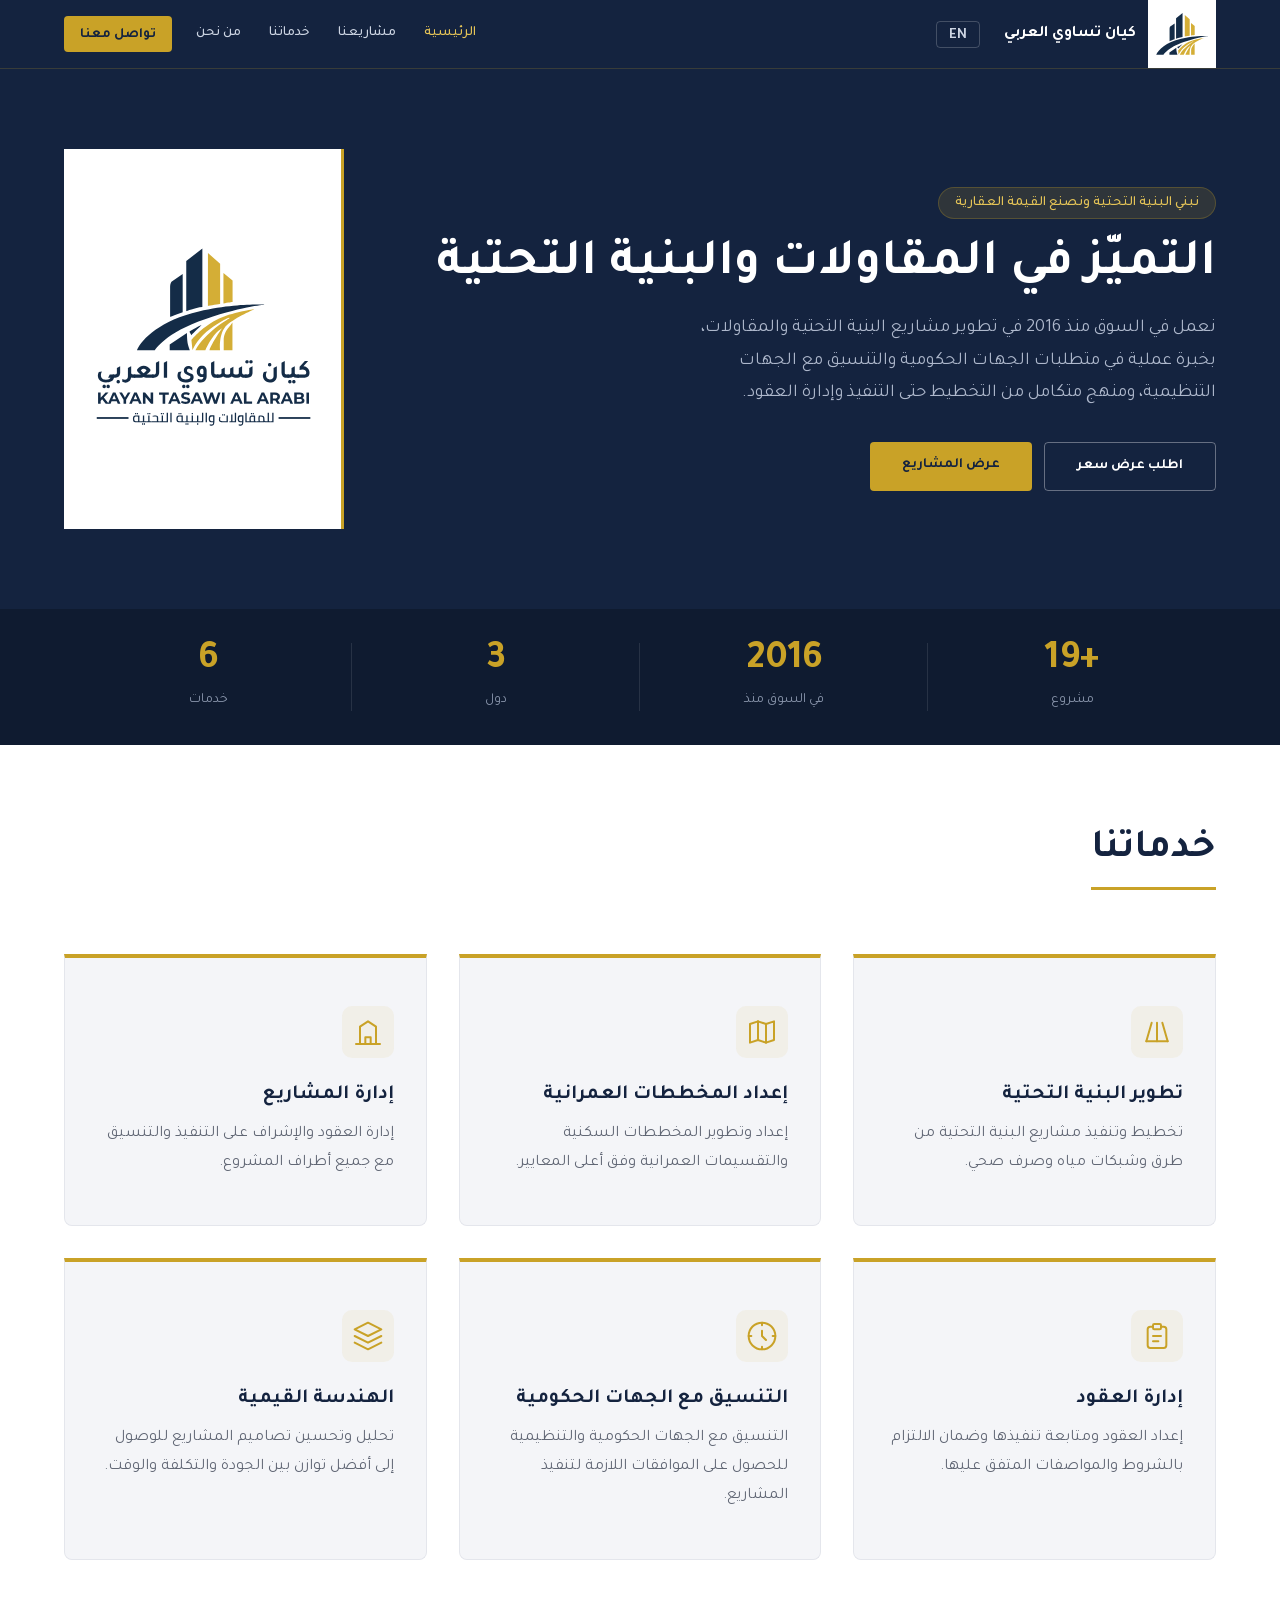
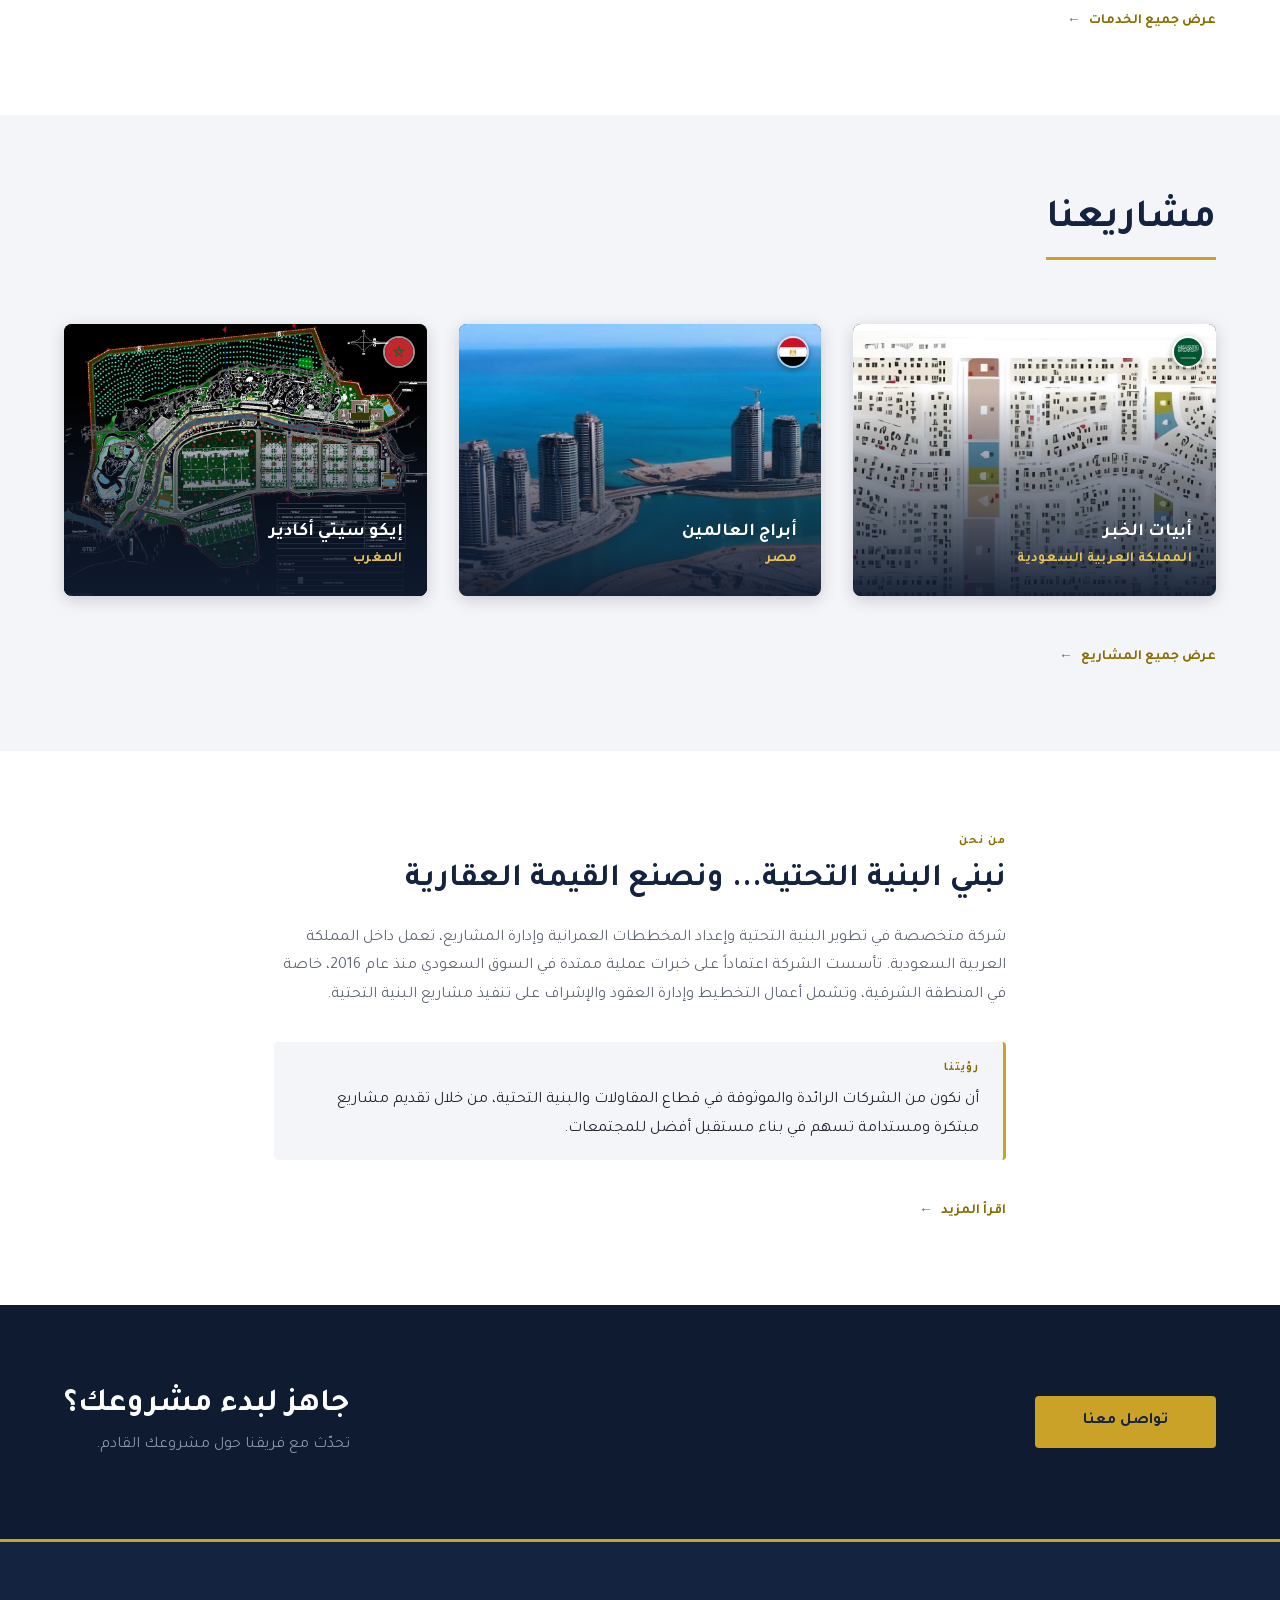
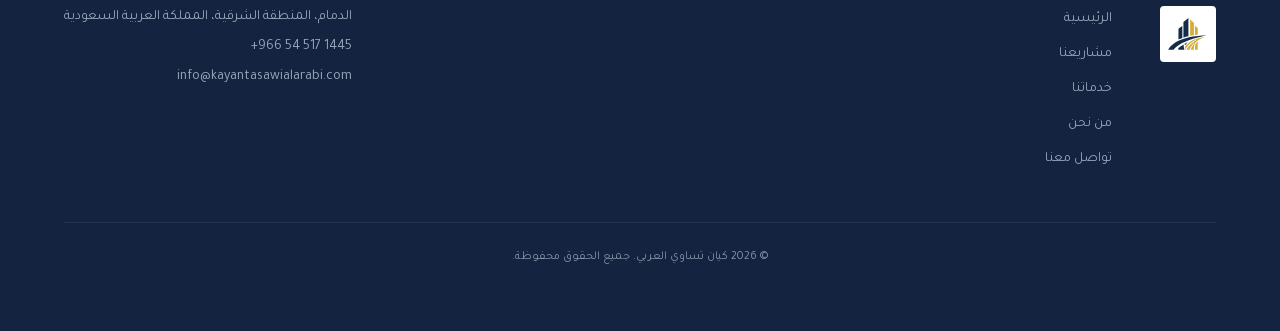
<file: index.html>
<!DOCTYPE html>
<html lang="ar" dir="rtl">
<head>
  <meta charset="UTF-8">
  <meta name="viewport" content="width=device-width, initial-scale=1.0">
  <title>كيان تساوي العربي للمقاولات والبنية التحتية</title>
  <meta name="description" content="كيان تساوي العربي — شركة متخصصة في تطوير البنية التحتية وإعداد المخططات العمرانية وإدارة المشاريع في المملكة العربية السعودية">
  <!-- Open Graph -->
  <meta property="og:type" content="website">
  <meta property="og:site_name" content="كيان تساوي العربي">
  <meta property="og:url" content="https://kayantasawialarabi.com/">
  <meta property="og:title" content="كيان تساوي العربي للمقاولات والبنية التحتية">
  <meta property="og:description" content="كيان تساوي العربي — شركة متخصصة في تطوير البنية التحتية وإعداد المخططات العمرانية وإدارة المشاريع في المملكة العربية السعودية">
  <meta property="og:image" content="https://kayantasawialarabi.com/images/logo.png">
  <meta property="og:image:width" content="1200">
  <meta property="og:image:height" content="630">
  <meta property="og:locale" content="ar_SA">
  <!-- Twitter Card -->
  <meta name="twitter:card" content="summary_large_image">
  <meta name="twitter:title" content="كيان تساوي العربي للمقاولات والبنية التحتية">
  <meta name="twitter:description" content="كيان تساوي العربي — شركة متخصصة في تطوير البنية التحتية وإعداد المخططات العمرانية وإدارة المشاريع في المملكة العربية السعودية">
  <meta name="twitter:image" content="https://kayantasawialarabi.com/images/logo.png">
  <link rel="icon" href="favicon/favicon.svg" type="image/svg+xml">
  <link rel="apple-touch-icon" href="favicon/apple-touch-icon.png">
  <link rel="icon" href="favicon/favicon.ico">
  <link rel="stylesheet" href="css/main.css">
  <script>(function(){try{var l=localStorage.getItem('kta-lang');if(l==='en'){document.documentElement.setAttribute('lang','en');document.documentElement.setAttribute('dir','ltr');}}catch(e){}}());</script>
</head>
<body>

<!-- ===== NAVBAR ===== -->
<header class="navbar" role="banner">
  <div class="container navbar__inner">

    <a href="index.html" class="navbar__brand" aria-label="كيان تساوي العربي — الرئيسية">
      <div class="navbar__brand-logo-wrap">
        <img src="images/logo-mark.svg" alt="" width="52" height="52" loading="eager" class="navbar__brand-logo">
      </div>
      <span class="navbar__brand-name">
        <span class="ar">كيان تساوي العربي</span>
        <span class="en">Kayan Tasawi Al Arabi</span>
      </span>
    </a>

    <div class="navbar__actions">
      <button id="lang-toggle" class="btn-lang" type="button" aria-label="Switch to English"><span class="btn-lang__text">EN</span></button>
    </div>

    <input type="checkbox" id="nav-toggle" class="nav-toggle__input" aria-label="القائمة">
    <label for="nav-toggle" class="nav-toggle__btn" aria-label="القائمة">
      <span></span>
      <span></span>
      <span></span>
    </label>

    <nav class="navbar__nav" aria-label="القائمة الرئيسية">
      <ul class="navbar__links">
        <li><a href="index.html" aria-current="page"><span class="ar">الرئيسية</span><span class="en">Home</span></a></li>
        <li><a href="projects.html"><span class="ar">مشاريعنا</span><span class="en">Our Projects</span></a></li>
        <li><a href="services.html"><span class="ar">خدماتنا</span><span class="en">Our Services</span></a></li>
        <li><a href="about.html"><span class="ar">من نحن</span><span class="en">About Us</span></a></li>
        <li class="navbar__link-cta"><a href="contact.html"><span class="btn-cta__text ar">تواصل معنا</span><span class="btn-cta__text en">Contact Us</span></a></li>
      </ul>
    </nav>

  </div>
</header>
<!-- ===== END NAVBAR ===== -->


<!-- ===== PAGE CONTENT ===== -->
<main id="main">

  <!-- ===== HERO ===== -->
  <section class="hero" aria-label="مقدمة الشركة">
    <div class="container hero__inner">
      <div class="hero__content">
        <span class="hero__tag">
          <span class="ar">نبني البنية التحتية ونصنع القيمة العقارية</span>
          <span class="en">Building Infrastructure... Creating Real Estate Value</span>
        </span>
        <h1 class="hero__headline">
          <span class="ar">التميّز في المقاولات والبنية التحتية</span>
          <span class="en">Excellence in Contracting &amp; Infrastructure</span>
        </h1>
        <p class="hero__sub">
          <span class="ar">نعمل في السوق منذ 2016 في تطوير مشاريع البنية التحتية والمقاولات، بخبرة عملية في متطلبات الجهات الحكومية والتنسيق مع الجهات التنظيمية، ومنهج متكامل من التخطيط حتى التنفيذ وإدارة العقود.</span>
          <span class="en">Since 2016, we have specialized in infrastructure development and construction projects, combining extensive experience with government requirements and regulatory coordination with an integrated approach that covers every stage from planning and execution to contract management.</span>
        </p>
        <div class="hero__btns">
          <a href="projects.html" class="hero__btn hero__btn--primary">
            <span class="ar">عرض المشاريع</span>
            <span class="en">View Projects</span>
          </a>
          <a href="contact.html" class="hero__btn hero__btn--secondary">
            <span class="ar">اطلب عرض سعر</span>
            <span class="en">Request a Quote</span>
          </a>
        </div>
      </div>
      <div class="hero__art" aria-hidden="true">
        <img src="images/logo.svg" alt="" width="224" height="178" loading="eager" class="hero__art-logo">
      </div>
    </div>
  </section>
  <!-- ===== END HERO ===== -->

  <!-- ===== STATS BAR ===== -->
  <section class="stats" aria-label="أبرز الأرقام">
    <div class="container stats__grid">

      <div class="stats__item">
        <span class="stats__number">+19</span>
        <span class="stats__label">
          <span class="ar">مشروع</span>
          <span class="en">Projects</span>
        </span>
      </div>

      <div class="stats__item">
        <span class="stats__number">2016</span>
        <span class="stats__label">
          <span class="ar">في السوق منذ</span>
          <span class="en">Operating since</span>
        </span>
      </div>

      <div class="stats__item">
        <span class="stats__number">3</span>
        <span class="stats__label">
          <span class="ar">دول</span>
          <span class="en">Countries</span>
        </span>
      </div>

      <div class="stats__item">
        <span class="stats__number">6</span>
        <span class="stats__label">
          <span class="ar">خدمات</span>
          <span class="en">Services</span>
        </span>
      </div>

    </div>
  </section>
  <!-- ===== END STATS BAR ===== -->

  <!-- ===== SERVICES PREVIEW ===== -->
  <section class="section services-preview" aria-labelledby="services-heading">
    <div class="container">

      <div class="section-header">
        <h2 id="services-heading">
          <span class="ar">خدماتنا</span>
          <span class="en">Our Services</span>
        </h2>
      </div>

      <div class="services-preview__grid">

        <div class="svc-card">
          <div class="svc-card__icon" aria-hidden="true">
            <svg viewBox="0 0 24 24" fill="none" stroke="currentColor" stroke-width="1.5" stroke-linecap="round" stroke-linejoin="round">
              <path d="M4 19l4-14M20 19l-4-14M12 5v14"/>
              <path d="M4 19h16"/>
            </svg>
          </div>
          <h3 class="svc-card__name">
            <span class="ar">تطوير البنية التحتية</span>
            <span class="en">Infrastructure Development</span>
          </h3>
          <p class="svc-card__desc">
            <span class="ar">تخطيط وتنفيذ مشاريع البنية التحتية من طرق وشبكات مياه وصرف صحي.</span>
            <span class="en">Planning and delivering infrastructure projects including roads, water networks, and drainage.</span>
          </p>
        </div>

        <div class="svc-card">
          <div class="svc-card__icon" aria-hidden="true">
            <svg viewBox="0 0 24 24" fill="none" stroke="currentColor" stroke-width="1.5" stroke-linecap="round" stroke-linejoin="round">
              <path d="M9 4l6 2 6-2v14l-6 2-6-2-6 2V6l6-2z"/>
              <path d="M9 4v14"/>
              <path d="M15 6v14"/>
            </svg>
          </div>
          <h3 class="svc-card__name">
            <span class="ar">إعداد المخططات العمرانية</span>
            <span class="en">Master Planning &amp; Land Subdivision</span>
          </h3>
          <p class="svc-card__desc">
            <span class="ar">إعداد وتطوير المخططات السكنية والتقسيمات العمرانية وفق أعلى المعايير.</span>
            <span class="en">Developing residential masterplans and land subdivisions to the highest technical standards.</span>
          </p>
        </div>

        <div class="svc-card">
          <div class="svc-card__icon" aria-hidden="true">
            <svg viewBox="0 0 24 24" fill="none" stroke="currentColor" stroke-width="1.5" stroke-linecap="round" stroke-linejoin="round">
              <path d="M3 21h18"/>
              <path d="M6 21V8l6-4 6 4v13"/>
              <path d="M10 21v-5h4v5"/>
            </svg>
          </div>
          <h3 class="svc-card__name">
            <span class="ar">إدارة المشاريع</span>
            <span class="en">Project Management</span>
          </h3>
          <p class="svc-card__desc">
            <span class="ar">إدارة العقود والإشراف على التنفيذ والتنسيق مع جميع أطراف المشروع.</span>
            <span class="en">Contract management, execution oversight, and coordination across all project stakeholders.</span>
          </p>
        </div>

        <div class="svc-card">
          <div class="svc-card__icon" aria-hidden="true">
            <svg viewBox="0 0 24 24" fill="none" stroke="currentColor" stroke-width="1.5" stroke-linecap="round" stroke-linejoin="round">
              <path d="M9 5H7a2 2 0 0 0-2 2v12a2 2 0 0 0 2 2h10a2 2 0 0 0 2-2V7a2 2 0 0 0-2-2h-2"/>
              <rect x="9" y="3" width="6" height="4" rx="1"/>
              <path d="M9 12h6M9 16h4"/>
            </svg>
          </div>
          <h3 class="svc-card__name">
            <span class="ar">إدارة العقود</span>
            <span class="en">Contract Management</span>
          </h3>
          <p class="svc-card__desc">
            <span class="ar">إعداد العقود ومتابعة تنفيذها وضمان الالتزام بالشروط والمواصفات المتفق عليها.</span>
            <span class="en">Drafting, monitoring, and enforcing contracts to ensure compliance with agreed terms and specifications.</span>
          </p>
        </div>

        <div class="svc-card">
          <div class="svc-card__icon" aria-hidden="true">
            <svg viewBox="0 0 24 24" fill="none" stroke="currentColor" stroke-width="1.5" stroke-linecap="round" stroke-linejoin="round">
              <circle cx="12" cy="12" r="10"/>
              <path d="M12 8v4l3 3"/>
              <path d="M2 12h2M20 12h2M12 2v2M12 20v2"/>
            </svg>
          </div>
          <h3 class="svc-card__name">
            <span class="ar">التنسيق مع الجهات الحكومية</span>
            <span class="en">Authority Coordination &amp; Approvals</span>
          </h3>
          <p class="svc-card__desc">
            <span class="ar">التنسيق مع الجهات الحكومية والتنظيمية للحصول على الموافقات اللازمة لتنفيذ المشاريع.</span>
            <span class="en">Coordinating with government and regulatory authorities to secure all required project approvals.</span>
          </p>
        </div>

        <div class="svc-card">
          <div class="svc-card__icon" aria-hidden="true">
            <svg viewBox="0 0 24 24" fill="none" stroke="currentColor" stroke-width="1.5" stroke-linecap="round" stroke-linejoin="round">
              <path d="M12 2L2 7l10 5 10-5-10-5z"/>
              <path d="M2 17l10 5 10-5"/>
              <path d="M2 12l10 5 10-5"/>
            </svg>
          </div>
          <h3 class="svc-card__name">
            <span class="ar">الهندسة القيمية</span>
            <span class="en">Value Engineering</span>
          </h3>
          <p class="svc-card__desc">
            <span class="ar">تحليل وتحسين تصاميم المشاريع للوصول إلى أفضل توازن بين الجودة والتكلفة والوقت.</span>
            <span class="en">Analyzing and optimizing project designs to achieve the best balance of quality, cost, and time.</span>
          </p>
        </div>

      </div>

      <div class="section-footer">
        <a href="services.html" class="link-more">
          <span class="ar">عرض جميع الخدمات</span>
          <span class="en">View All Services</span>
          <span class="link-more__arrow ar" aria-hidden="true">←</span>
          <span class="link-more__arrow en" aria-hidden="true">→</span>
        </a>
      </div>

    </div>
  </section>
  <!-- ===== END SERVICES PREVIEW ===== -->

  <!-- ===== PROJECTS PREVIEW ===== -->
  <section class="section projects-preview" aria-labelledby="projects-heading">
    <div class="container">

      <div class="section-header">
        <h2 id="projects-heading">
          <span class="ar">مشاريعنا</span>
          <span class="en">Our Projects</span>
        </h2>
      </div>

      <div class="projects-preview__grid">

        <!-- Abyat Al Khobar — Saudi Arabia -->
        <a href="projects.html#saudi-arabia" class="proj-card">
          <picture>
            <source srcset="images/projects/abyat-al-khobar.webp" type="image/webp">
            <img
              src="images/projects/abyat-al-khobar.jpg"
              alt=""
              width="600"
              height="400"
              loading="lazy"
              class="proj-card__img"
            >
          </picture>
          <div class="proj-card__overlay">
            <img
              src="images/flags/sa.svg"
              alt="Saudi Arabia"
              width="32"
              height="32"
              loading="lazy"
              class="proj-card__flag"
            >
            <div class="proj-card__info">
              <span class="proj-card__name">
                <span class="ar">أبيات الخبر</span>
                <span class="en">Abyat Al Khobar</span>
              </span>
              <span class="proj-card__country">
                <span class="ar">المملكة العربية السعودية</span>
                <span class="en">Saudi Arabia</span>
              </span>
            </div>
          </div>
        </a>

        <!-- Alamein Towers — Egypt -->
        <a href="projects.html#egypt" class="proj-card">
          <img
            src="images/projects/alamein-towers.jpg"
            alt=""
            width="600"
            height="400"
            loading="lazy"
            class="proj-card__img"
          >
          <div class="proj-card__overlay">
            <img
              src="images/flags/eg.svg"
              alt="Egypt"
              width="32"
              height="32"
              loading="lazy"
              class="proj-card__flag"
            >
            <div class="proj-card__info">
              <span class="proj-card__name">
                <span class="ar">أبراج العالمين</span>
                <span class="en">Alamein Towers</span>
              </span>
              <span class="proj-card__country">
                <span class="ar">مصر</span>
                <span class="en">Egypt</span>
              </span>
            </div>
          </div>
        </a>

        <!-- Eco City Agadir — Morocco -->
        <a href="projects.html#morocco" class="proj-card">
          <img
            src="images/projects/eco-city-agadir-1.jpg"
            alt=""
            width="600"
            height="400"
            loading="lazy"
            class="proj-card__img"
          >
          <div class="proj-card__overlay">
            <img
              src="images/flags/ma.svg"
              alt="Morocco"
              width="32"
              height="32"
              loading="lazy"
              class="proj-card__flag"
            >
            <div class="proj-card__info">
              <span class="proj-card__name">
                <span class="ar">إيكو سيتي أكادير</span>
                <span class="en">Eco City Agadir</span>
              </span>
              <span class="proj-card__country">
                <span class="ar">المغرب</span>
                <span class="en">Morocco</span>
              </span>
            </div>
          </div>
        </a>

      </div>

      <div class="section-footer">
        <a href="projects.html" class="link-more">
          <span class="ar">عرض جميع المشاريع</span>
          <span class="en">View All Projects</span>
          <span class="link-more__arrow ar" aria-hidden="true">←</span>
          <span class="link-more__arrow en" aria-hidden="true">→</span>
        </a>
      </div>

    </div>
  </section>
  <!-- ===== END PROJECTS PREVIEW ===== -->

  <!-- ===== ABOUT TEASER ===== -->
  <section class="section about-teaser" aria-labelledby="about-heading">
    <div class="container about-teaser__inner">

      <div class="about-teaser__body">
        <span class="eyebrow">
          <span class="ar">من نحن</span>
          <span class="en">About Us</span>
        </span>
        <h2 id="about-heading">
          <span class="ar">نبني البنية التحتية... ونصنع القيمة العقارية</span>
          <span class="en">Building Infrastructure... Creating Real Estate Value</span>
        </h2>
        <p class="about-teaser__overview">
          <span class="ar">شركة متخصصة في تطوير البنية التحتية وإعداد المخططات العمرانية وإدارة المشاريع، تعمل داخل المملكة العربية السعودية. تأسست الشركة اعتماداً على خبرات عملية ممتدة في السوق السعودي منذ عام 2016، خاصة في المنطقة الشرقية، وتشمل أعمال التخطيط وإدارة العقود والإشراف على تنفيذ مشاريع البنية التحتية.</span>
          <span class="en">A specialized company in infrastructure development, master planning, and project management, operating in the Kingdom of Saudi Arabia. The company is established based on extensive hands-on experience in the Saudi market since 2016, particularly in the Eastern Province, covering planning, contract management, and infrastructure project supervision.</span>
        </p>
        <div class="about-teaser__vision">
          <span class="about-teaser__vision-label">
            <span class="ar">رؤيتنا</span>
            <span class="en">Our Vision</span>
          </span>
          <p>
            <span class="ar">أن نكون من الشركات الرائدة والموثوقة في قطاع المقاولات والبنية التحتية، من خلال تقديم مشاريع مبتكرة ومستدامة تسهم في بناء مستقبل أفضل للمجتمعات.</span>
            <span class="en">To be a leading and trusted name in the contracting and infrastructure sector, recognized for delivering innovative and sustainable projects that shape the future of communities.</span>
          </p>
        </div>
        <a href="about.html" class="link-more about-teaser__link">
          <span class="ar">اقرأ المزيد</span>
          <span class="en">Learn More</span>
          <span class="link-more__arrow ar" aria-hidden="true">←</span>
          <span class="link-more__arrow en" aria-hidden="true">→</span>
        </a>
      </div>

    </div>
  </section>
  <!-- ===== END ABOUT TEASER ===== -->

  <!-- ===== CTA BAND ===== -->
  <section class="cta-band" aria-label="دعوة للتواصل">
    <div class="container cta-band__inner">
      <div class="cta-band__text">
        <h2 class="cta-band__heading">
          <span class="ar">جاهز لبدء مشروعك؟</span>
          <span class="en">Ready to start your project?</span>
        </h2>
        <p class="cta-band__sub">
          <span class="ar">تحدّث مع فريقنا حول مشروعك القادم.</span>
          <span class="en">Talk to our team about your next project.</span>
        </p>
      </div>
      <a href="contact.html" class="cta-band__btn">
        <span class="ar">تواصل معنا</span>
        <span class="en">Contact Us</span>
      </a>
    </div>
  </section>
  <!-- ===== END CTA BAND ===== -->

</main>
<!-- ===== END PAGE CONTENT ===== -->


<!-- ===== FOOTER ===== -->
<footer class="footer" role="contentinfo">
  <div class="container footer__inner">

    <div class="footer__top">
      <a href="index.html" class="footer__logo" aria-label="كيان تساوي العربي — الرئيسية">
        <img src="images/logo-mark.svg" alt="كيان تساوي العربي" width="56" height="56" loading="lazy">
      </a>

      <nav class="footer__nav" aria-label="روابط التذييل">
        <ul>
          <li><a href="index.html"><span class="ar">الرئيسية</span><span class="en">Home</span></a></li>
          <li><a href="projects.html"><span class="ar">مشاريعنا</span><span class="en">Our Projects</span></a></li>
          <li><a href="services.html"><span class="ar">خدماتنا</span><span class="en">Our Services</span></a></li>
          <li><a href="about.html"><span class="ar">من نحن</span><span class="en">About Us</span></a></li>
          <li><a href="contact.html"><span class="btn-cta__text ar">تواصل معنا</span><span class="btn-cta__text en">Contact Us</span></a></li>
        </ul>
      </nav>

      <address class="footer__contact">
        <p>
          <span class="ar">الدمام، المنطقة الشرقية، المملكة العربية السعودية</span>
          <span class="en">Dammam, Eastern Province, Kingdom of Saudi Arabia</span>
        </p>
        <p><a href="tel:+966545171445" dir="ltr">+966 54 517 1445</a></p>
        <p><a href="mailto:info@kayantasawialarabi.com" dir="ltr">info@kayantasawialarabi.com</a></p>
      </address>
    </div>

    <div class="footer__bottom">
      <p>
        <span class="ar">© 2026 كيان تساوي العربي. جميع الحقوق محفوظة.</span>
        <span class="en">© 2026 Kayan Tasawi Al Arabi. All rights reserved.</span>
      </p>
    </div>

  </div>
</footer>
<!-- ===== END FOOTER ===== -->

<script src="js/lang.js"></script>
</body>
</html>
</file>
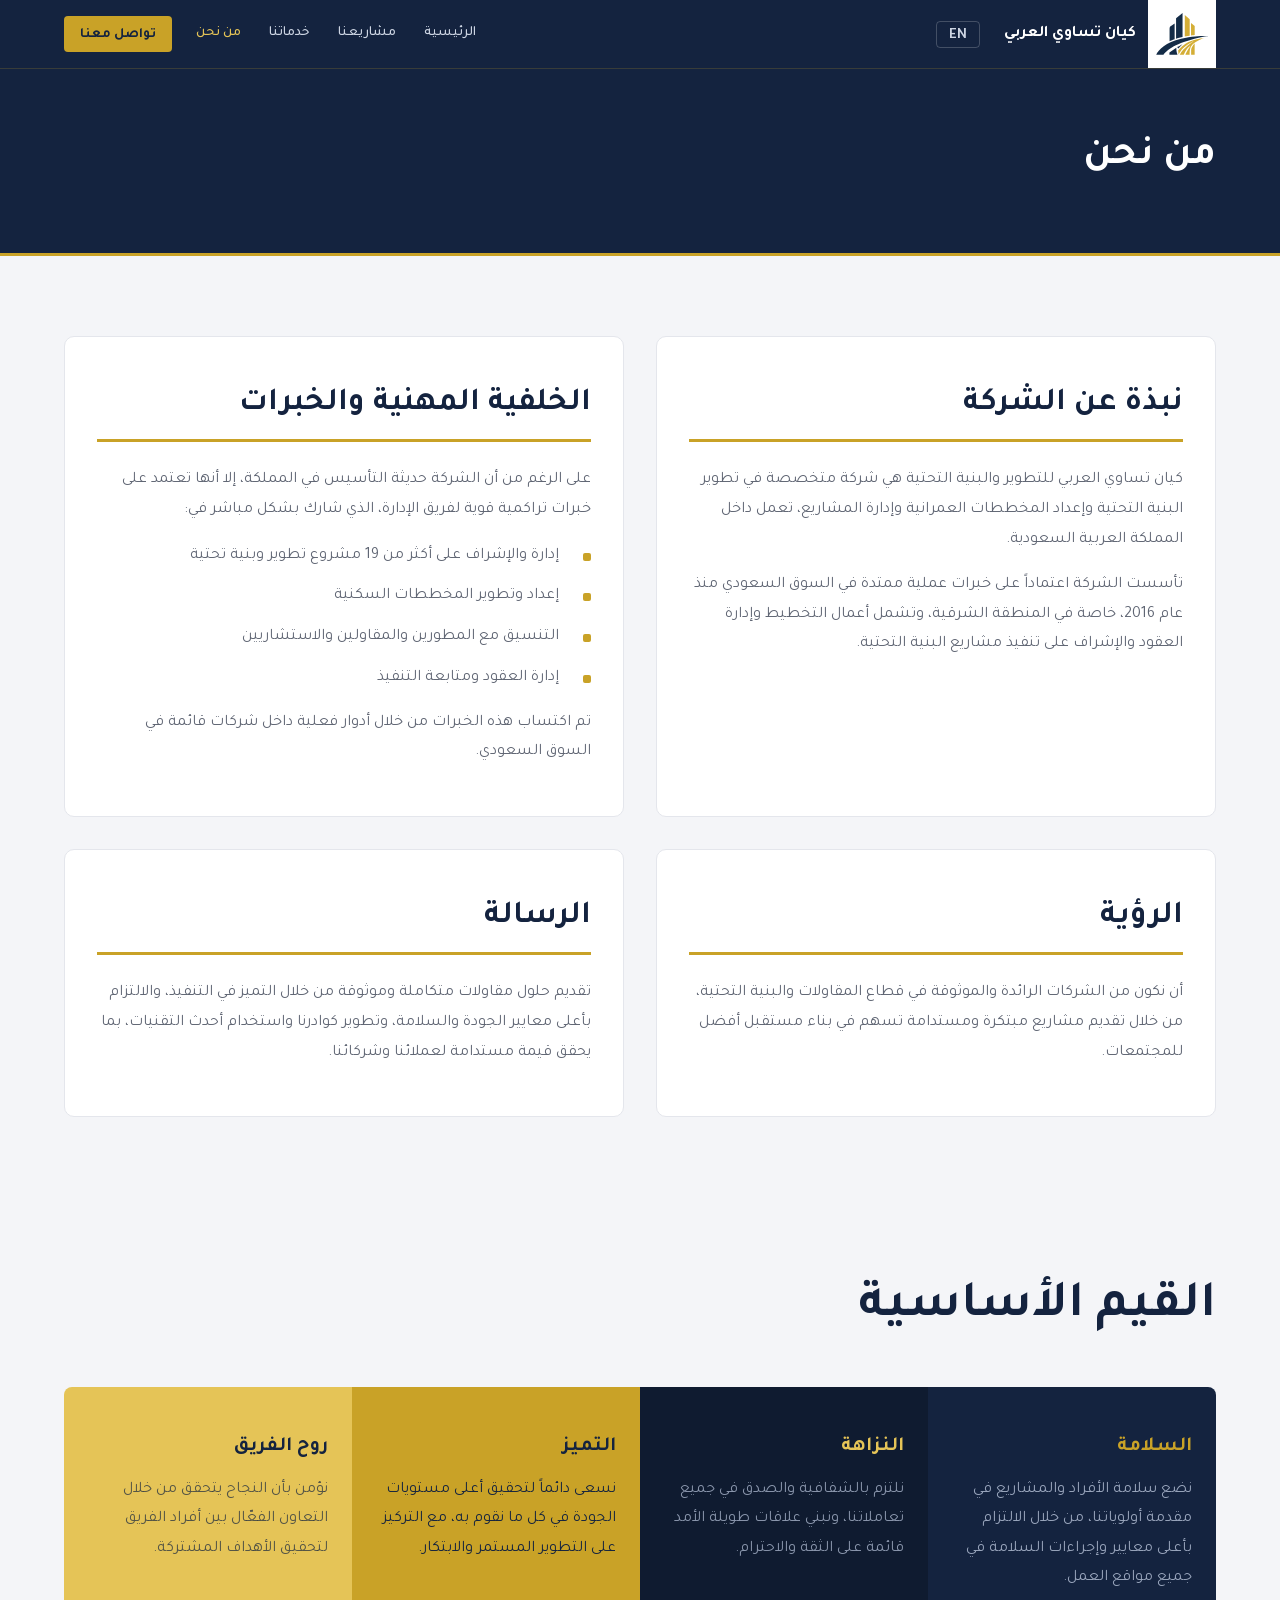
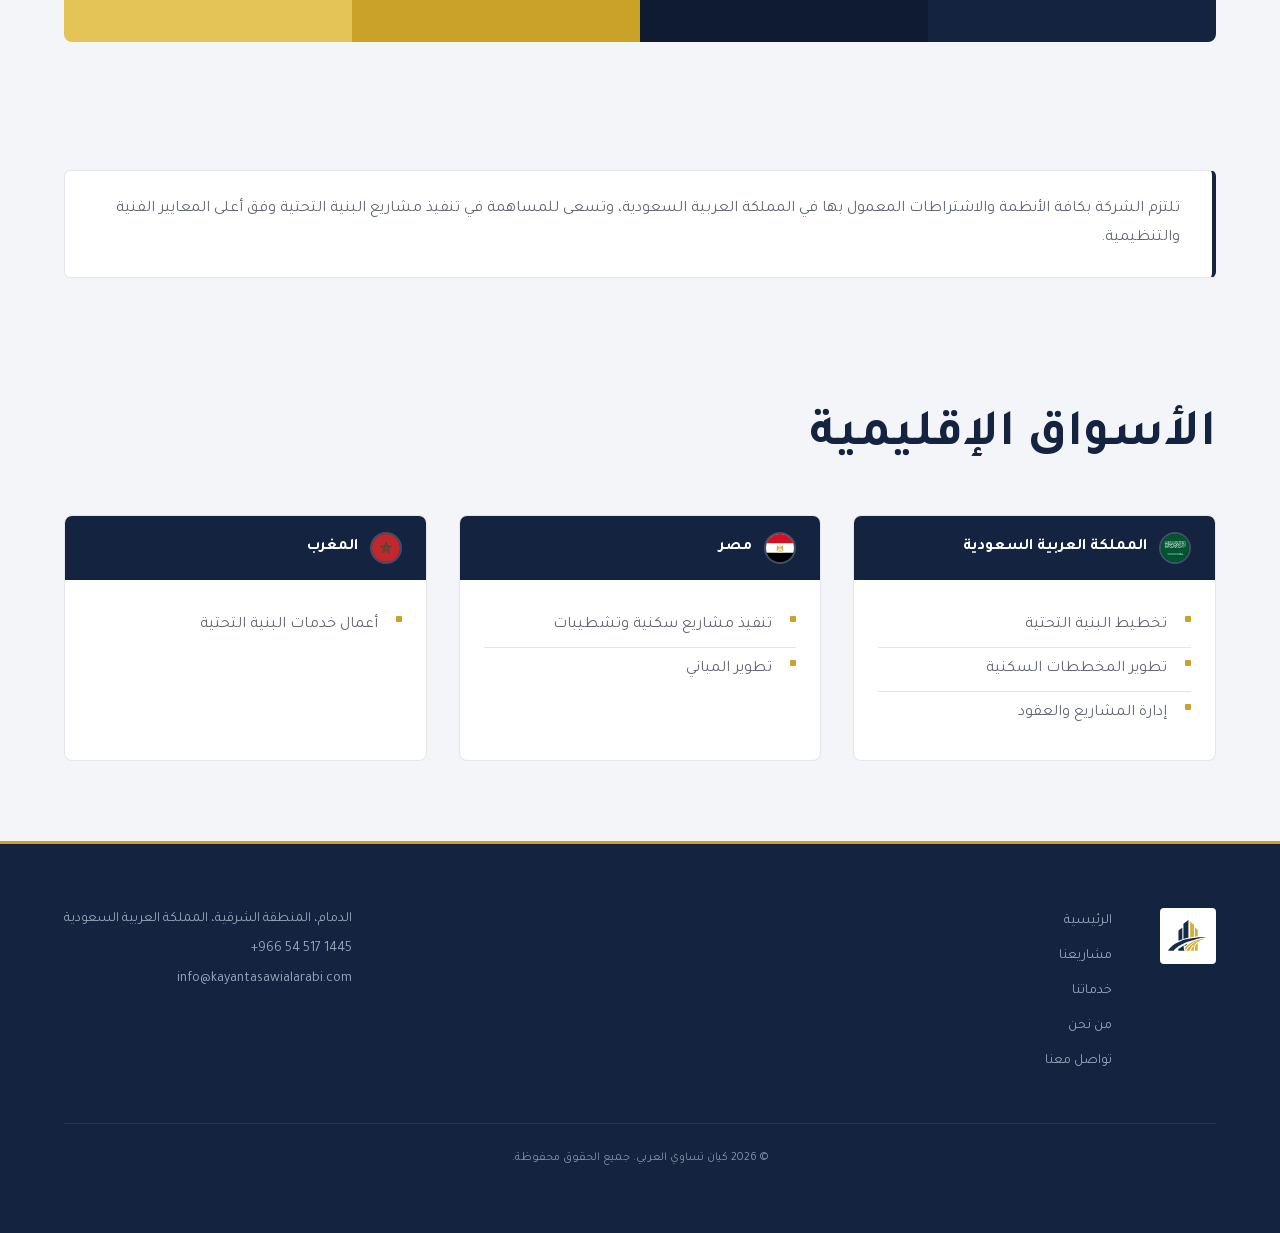
<file: about.html>
<!DOCTYPE html>
<html lang="ar" dir="rtl">
<head>
  <meta charset="UTF-8">
  <meta name="viewport" content="width=device-width, initial-scale=1.0">
  <title>من نحن — كيان تساوي العربي</title>
  <meta name="description" content="تعرّف على كيان تساوي العربي — رؤيتنا ورسالتنا وقيمنا ونقاط قوتنا">
  <!-- Open Graph -->
  <meta property="og:type" content="website">
  <meta property="og:site_name" content="كيان تساوي العربي">
  <meta property="og:url" content="https://kayantasawialarabi.com/about.html">
  <meta property="og:title" content="من نحن — كيان تساوي العربي">
  <meta property="og:description" content="تعرّف على كيان تساوي العربي — رؤيتنا ورسالتنا وقيمنا ونقاط قوتنا">
  <meta property="og:image" content="https://kayantasawialarabi.com/images/logo.png">
  <meta property="og:image:width" content="1200">
  <meta property="og:image:height" content="630">
  <meta property="og:locale" content="ar_SA">
  <!-- Twitter Card -->
  <meta name="twitter:card" content="summary_large_image">
  <meta name="twitter:title" content="من نحن — كيان تساوي العربي">
  <meta name="twitter:description" content="تعرّف على كيان تساوي العربي — رؤيتنا ورسالتنا وقيمنا ونقاط قوتنا">
  <meta name="twitter:image" content="https://kayantasawialarabi.com/images/logo.png">
  <link rel="icon" href="favicon/favicon.svg" type="image/svg+xml">
  <link rel="apple-touch-icon" href="favicon/apple-touch-icon.png">
  <link rel="icon" href="favicon/favicon.ico">
  <link rel="stylesheet" href="css/main.css">
  <script>(function(){try{var l=localStorage.getItem('kta-lang');if(l==='en'){document.documentElement.setAttribute('lang','en');document.documentElement.setAttribute('dir','ltr');}}catch(e){}}());</script>
</head>
<body>

<!-- ===== NAVBAR ===== -->
<header class="navbar" role="banner">
  <div class="container navbar__inner">

    <a href="index.html" class="navbar__brand" aria-label="كيان تساوي العربي — الرئيسية">
      <div class="navbar__brand-logo-wrap">
        <img src="images/logo-mark.svg" alt="" width="52" height="52" loading="eager" class="navbar__brand-logo">
      </div>
      <span class="navbar__brand-name">
        <span class="ar">كيان تساوي العربي</span>
        <span class="en">Kayan Tasawi Al Arabi</span>
      </span>
    </a>

    <div class="navbar__actions">
      <button id="lang-toggle" class="btn-lang" type="button" aria-label="Switch to English"><span class="btn-lang__text">EN</span></button>
    </div>

    <input type="checkbox" id="nav-toggle" class="nav-toggle__input" aria-label="القائمة">
    <label for="nav-toggle" class="nav-toggle__btn" aria-label="القائمة">
      <span></span>
      <span></span>
      <span></span>
    </label>

    <nav class="navbar__nav" aria-label="القائمة الرئيسية">
      <ul class="navbar__links">
        <li><a href="index.html"><span class="ar">الرئيسية</span><span class="en">Home</span></a></li>
        <li><a href="projects.html"><span class="ar">مشاريعنا</span><span class="en">Our Projects</span></a></li>
        <li><a href="services.html"><span class="ar">خدماتنا</span><span class="en">Our Services</span></a></li>
        <li><a href="about.html" aria-current="page"><span class="ar">من نحن</span><span class="en">About Us</span></a></li>
        <li class="navbar__link-cta"><a href="contact.html"><span class="btn-cta__text ar">تواصل معنا</span><span class="btn-cta__text en">Contact Us</span></a></li>
      </ul>
    </nav>

  </div>
</header>
<!-- ===== END NAVBAR ===== -->


<!-- ===== PAGE CONTENT ===== -->
<main id="main">


  <!-- ===== PAGE HEADER ===== -->
  <section class="page-header" aria-label="عنوان الصفحة">
    <div class="container">
      <h1 class="page-header__title">
        <span class="ar">من نحن</span>
        <span class="en">About Us</span>
      </h1>
    </div>
  </section>
  <!-- ===== END PAGE HEADER ===== -->

  <!-- ===== ABOUT CARDS ===== -->
  <section class="about-cards-section" aria-label="نبذة عن الشركة">
    <div class="container">

      <div class="about-cards-grid">

        <!-- Overview -->
        <div class="about-card">
          <h2 class="about-card__heading">
            <span class="ar">نبذة عن الشركة</span>
            <span class="en">Company Overview</span>
          </h2>
          <div class="about-card__body">
            <p class="ar">كيان تساوي العربي للتطوير والبنية التحتية هي شركة متخصصة في تطوير البنية التحتية وإعداد المخططات العمرانية وإدارة المشاريع، تعمل داخل المملكة العربية السعودية.</p>
            <p class="ar">تأسست الشركة اعتماداً على خبرات عملية ممتدة في السوق السعودي منذ عام 2016، خاصة في المنطقة الشرقية، وتشمل أعمال التخطيط وإدارة العقود والإشراف على تنفيذ مشاريع البنية التحتية.</p>
            <p class="en">Kayan Tasawi Al Arabi Development &amp; Infrastructure is a specialized company in infrastructure development, master planning, and project management, operating in the Kingdom of Saudi Arabia.</p>
            <p class="en">The company is established based on extensive hands-on experience in the Saudi market since 2016, particularly in the Eastern Province, covering planning, contract management, and infrastructure project supervision.</p>
          </div>
        </div>

        <!-- Professional Background & Experience -->
        <div class="about-card">
          <h2 class="about-card__heading">
            <span class="ar">الخلفية المهنية والخبرات</span>
            <span class="en">Professional Background &amp; Experience</span>
          </h2>
          <div class="about-card__body">
            <p class="ar">على الرغم من أن الشركة حديثة التأسيس في المملكة، إلا أنها تعتمد على خبرات تراكمية قوية لفريق الإدارة، الذي شارك بشكل مباشر في:</p>
            <ul class="ar">
              <li>إدارة والإشراف على أكثر من 19 مشروع تطوير وبنية تحتية</li>
              <li>إعداد وتطوير المخططات السكنية</li>
              <li>التنسيق مع المطورين والمقاولين والاستشاريين</li>
              <li>إدارة العقود ومتابعة التنفيذ</li>
            </ul>
            <p class="ar">تم اكتساب هذه الخبرات من خلال أدوار فعلية داخل شركات قائمة في السوق السعودي.</p>
            <p class="en">Although the company is newly established in the Kingdom, it is built upon strong accumulated professional experience led by its management team. The team has been directly involved in:</p>
            <ul class="en">
              <li>Managing and supervising more than 19 development and infrastructure projects</li>
              <li>Preparing and optimizing residential masterplans</li>
              <li>Coordinating with developers, consultants, and contractors</li>
              <li>Managing contracts and execution processes</li>
            </ul>
            <p class="en">This experience was gained through active roles within established companies in the Saudi market.</p>
          </div>
        </div>

        <!-- Vision -->
        <div class="about-card">
          <h2 class="about-card__heading">
            <span class="ar">الرؤية</span>
            <span class="en">Vision</span>
          </h2>
          <div class="about-card__body">
            <p class="ar">أن نكون من الشركات الرائدة والموثوقة في قطاع المقاولات والبنية التحتية، من خلال تقديم مشاريع مبتكرة ومستدامة تسهم في بناء مستقبل أفضل للمجتمعات.</p>
            <p class="en">To be a leading and trusted name in the contracting and infrastructure sector, recognized for delivering innovative and sustainable projects that shape the future of communities.</p>
          </div>
        </div>

        <!-- Mission -->
        <div class="about-card">
          <h2 class="about-card__heading">
            <span class="ar">الرسالة</span>
            <span class="en">Mission</span>
          </h2>
          <div class="about-card__body">
            <p class="ar">تقديم حلول مقاولات متكاملة وموثوقة من خلال التميز في التنفيذ، والالتزام بأعلى معايير الجودة والسلامة، وتطوير كوادرنا واستخدام أحدث التقنيات، بما يحقق قيمة مستدامة لعملائنا وشركائنا.</p>
            <p class="en">To deliver reliable and integrated contracting solutions through excellence in execution, commitment to the highest standards of quality and safety, and continuous development of our team and technologies, ensuring sustainable value for our clients and partners.</p>
          </div>
        </div>

      </div>
    </div>
  </section>
  <!-- ===== END ABOUT CARDS ===== -->

  <!-- ===== CORE VALUES ===== -->
  <section class="values-section" aria-label="القيم الأساسية">
    <div class="container">

      <h2 class="about-heading">
        <span class="ar">القيم الأساسية</span>
        <span class="en">Core Values</span>
      </h2>

      <div class="values-grid">

        <!-- Safety — card 1: gold background, rightmost in RTL -->
        <div class="value-card">
          <p class="value-card__name ar">السلامة</p>
          <p class="value-card__name en">Safety</p>
          <p class="value-card__desc ar">نضع سلامة الأفراد والمشاريع في مقدمة أولوياتنا، من خلال الالتزام بأعلى معايير وإجراءات السلامة في جميع مواقع العمل.</p>
          <p class="value-card__desc en">We prioritize the safety of people and projects by adhering to the highest safety standards and procedures across all work sites.</p>
        </div>

        <!-- Integrity — card 2 -->
        <div class="value-card">
          <p class="value-card__name ar">النزاهة</p>
          <p class="value-card__name en">Integrity</p>
          <p class="value-card__desc ar">نلتزم بالشفافية والصدق في جميع تعاملاتنا، ونبني علاقات طويلة الأمد قائمة على الثقة والاحترام.</p>
          <p class="value-card__desc en">We are committed to transparency and honesty in all our dealings, building long-term relationships based on trust and respect.</p>
        </div>

        <!-- Excellence — card 3 -->
        <div class="value-card">
          <p class="value-card__name ar">التميز</p>
          <p class="value-card__name en">Excellence</p>
          <p class="value-card__desc ar">نسعى دائماً لتحقيق أعلى مستويات الجودة في كل ما نقوم به، مع التركيز على التطوير المستمر والابتكار.</p>
          <p class="value-card__desc en">We constantly strive for the highest levels of quality in everything we do, focusing on continuous improvement and innovation.</p>
        </div>

        <!-- Teamwork — card 4: leftmost in RTL -->
        <div class="value-card">
          <p class="value-card__name ar">روح الفريق</p>
          <p class="value-card__name en">Teamwork</p>
          <p class="value-card__desc ar">نؤمن بأن النجاح يتحقق من خلال التعاون الفعّال بين أفراد الفريق لتحقيق الأهداف المشتركة.</p>
          <p class="value-card__desc en">We believe success is achieved through effective collaboration among team members to reach common goals.</p>
        </div>

      </div>
    </div>
  </section>
  <!-- ===== END CORE VALUES ===== -->

  <!-- Compliance note -->
  <section class="compliance-section" aria-label="الالتزام التنظيمي">
    <div class="container">
      <div class="compliance-note">
        <p class="ar">تلتزم الشركة بكافة الأنظمة والاشتراطات المعمول بها في المملكة العربية السعودية، وتسعى للمساهمة في تنفيذ مشاريع البنية التحتية وفق أعلى المعايير الفنية والتنظيمية.</p>
        <p class="en">The company operates in full compliance with Saudi regulations and aims to contribute to infrastructure and development projects in alignment with national standards and authority requirements.</p>
      </div>
    </div>
  </section>

  <!-- Regional Markets -->
  <section class="regional-section" aria-label="الأسواق الإقليمية">
    <div class="container">

      <h2 class="about-heading">
        <span class="ar">الأسواق الإقليمية</span>
        <span class="en">Regional Markets</span>
      </h2>

      <div class="regional-grid">

        <!-- Saudi Arabia -->
        <div class="regional-card">
          <div class="regional-card__header">
            <div class="regional-card__flag">
              <img src="images/flags/sa.svg" alt="Saudi Arabia" width="32" height="32" loading="lazy">
            </div>
            <p class="regional-card__country">
              <span class="ar">المملكة العربية السعودية</span>
              <span class="en">Saudi Arabia</span>
            </p>
          </div>
          <div class="regional-card__body">
            <ul class="regional-card__activities">
              <li>
                <span class="ar">تخطيط البنية التحتية</span>
                <span class="en">Infrastructure planning</span>
              </li>
              <li>
                <span class="ar">تطوير المخططات السكنية</span>
                <span class="en">Residential subdivision development</span>
              </li>
              <li>
                <span class="ar">إدارة المشاريع والعقود</span>
                <span class="en">Project and contract management</span>
              </li>
            </ul>
          </div>
        </div>

        <!-- Egypt -->
        <div class="regional-card">
          <div class="regional-card__header">
            <div class="regional-card__flag">
              <img src="images/flags/eg.svg" alt="Egypt" width="32" height="32" loading="lazy">
            </div>
            <p class="regional-card__country">
              <span class="ar">مصر</span>
              <span class="en">Egypt</span>
            </p>
          </div>
          <div class="regional-card__body">
            <ul class="regional-card__activities">
              <li>
                <span class="ar">تنفيذ مشاريع سكنية وتشطيبات</span>
                <span class="en">Residential construction and finishing works</span>
              </li>
              <li>
                <span class="ar">تطوير المباني</span>
                <span class="en">Building development</span>
              </li>
            </ul>
          </div>
        </div>

        <!-- Morocco -->
        <div class="regional-card">
          <div class="regional-card__header">
            <div class="regional-card__flag">
              <img src="images/flags/ma.svg" alt="Morocco" width="32" height="32" loading="lazy">
            </div>
            <p class="regional-card__country">
              <span class="ar">المغرب</span>
              <span class="en">Morocco</span>
            </p>
          </div>
          <div class="regional-card__body">
            <ul class="regional-card__activities">
              <li>
                <span class="ar">أعمال خدمات البنية التحتية</span>
                <span class="en">Infrastructure services works</span>
              </li>
            </ul>
          </div>
        </div>

      </div>
    </div>
  </section>
  <!-- ===== END KEY STRENGTHS + REGIONAL MARKETS ===== -->

</main>
<!-- ===== END PAGE CONTENT ===== -->


<!-- ===== FOOTER ===== -->
<footer class="footer" role="contentinfo">
  <div class="container footer__inner">

    <div class="footer__top">
      <a href="index.html" class="footer__logo" aria-label="كيان تساوي العربي — الرئيسية">
        <img src="images/logo-mark.svg" alt="كيان تساوي العربي" width="56" height="56" loading="lazy">
      </a>

      <nav class="footer__nav" aria-label="روابط التذييل">
        <ul>
          <li><a href="index.html"><span class="ar">الرئيسية</span><span class="en">Home</span></a></li>
          <li><a href="projects.html"><span class="ar">مشاريعنا</span><span class="en">Our Projects</span></a></li>
          <li><a href="services.html"><span class="ar">خدماتنا</span><span class="en">Our Services</span></a></li>
          <li><a href="about.html"><span class="ar">من نحن</span><span class="en">About Us</span></a></li>
          <li><a href="contact.html"><span class="btn-cta__text ar">تواصل معنا</span><span class="btn-cta__text en">Contact Us</span></a></li>
        </ul>
      </nav>

      <address class="footer__contact">
        <p>
          <span class="ar">الدمام، المنطقة الشرقية، المملكة العربية السعودية</span>
          <span class="en">Dammam, Eastern Province, Kingdom of Saudi Arabia</span>
        </p>
        <p><a href="tel:+966545171445" dir="ltr">+966 54 517 1445</a></p>
        <p><a href="mailto:info@kayantasawialarabi.com" dir="ltr">info@kayantasawialarabi.com</a></p>
      </address>
    </div>

    <div class="footer__bottom">
      <p>
        <span class="ar">© 2026 كيان تساوي العربي. جميع الحقوق محفوظة.</span>
        <span class="en">© 2026 Kayan Tasawi Al Arabi. All rights reserved.</span>
      </p>
    </div>

  </div>
</footer>
<!-- ===== END FOOTER ===== -->

<script src="js/lang.js"></script>
</body>
</html>
</file>
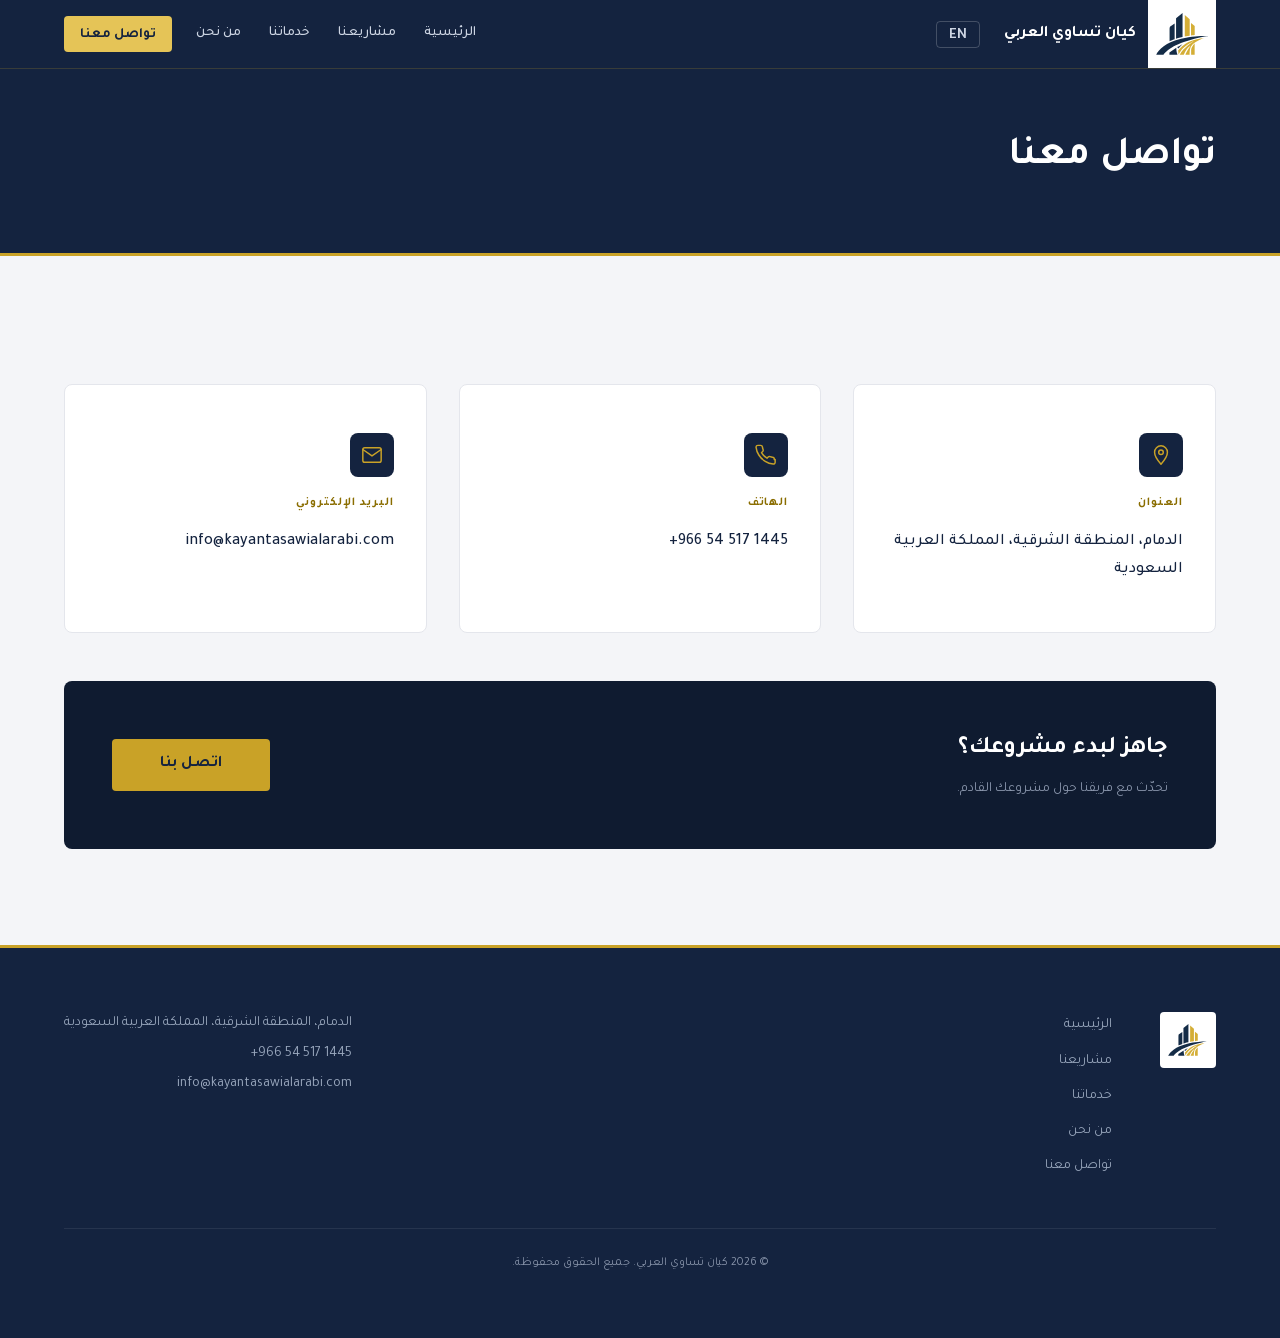
<file: contact.html>
<!DOCTYPE html>
<html lang="ar" dir="rtl">
<head>
  <meta charset="UTF-8">
  <meta name="viewport" content="width=device-width, initial-scale=1.0">
  <title>تواصل معنا — كيان تساوي العربي</title>
  <meta name="description" content="تواصل مع كيان تساوي العربي — العنوان والهاتف والبريد الإلكتروني">
  <!-- Open Graph -->
  <meta property="og:type" content="website">
  <meta property="og:site_name" content="كيان تساوي العربي">
  <meta property="og:url" content="https://kayantasawialarabi.com/contact.html">
  <meta property="og:title" content="تواصل معنا — كيان تساوي العربي">
  <meta property="og:description" content="تواصل مع كيان تساوي العربي — العنوان والهاتف والبريد الإلكتروني">
  <meta property="og:image" content="https://kayantasawialarabi.com/images/logo.png">
  <meta property="og:image:width" content="1200">
  <meta property="og:image:height" content="630">
  <meta property="og:locale" content="ar_SA">
  <!-- Twitter Card -->
  <meta name="twitter:card" content="summary_large_image">
  <meta name="twitter:title" content="تواصل معنا — كيان تساوي العربي">
  <meta name="twitter:description" content="تواصل مع كيان تساوي العربي — العنوان والهاتف والبريد الإلكتروني">
  <meta name="twitter:image" content="https://kayantasawialarabi.com/images/logo.png">
  <link rel="icon" href="favicon/favicon.svg" type="image/svg+xml">
  <link rel="apple-touch-icon" href="favicon/apple-touch-icon.png">
  <link rel="icon" href="favicon/favicon.ico">
  <link rel="stylesheet" href="css/main.css">
  <script>(function(){try{var l=localStorage.getItem('kta-lang');if(l==='en'){document.documentElement.setAttribute('lang','en');document.documentElement.setAttribute('dir','ltr');}}catch(e){}}());</script>
</head>
<body>

<!-- ===== NAVBAR ===== -->
<header class="navbar" role="banner">
  <div class="container navbar__inner">

    <a href="index.html" class="navbar__brand" aria-label="كيان تساوي العربي — الرئيسية">
      <div class="navbar__brand-logo-wrap">
        <img src="images/logo-mark.svg" alt="" width="52" height="52" loading="eager" class="navbar__brand-logo">
      </div>
      <span class="navbar__brand-name">
        <span class="ar">كيان تساوي العربي</span>
        <span class="en">Kayan Tasawi Al Arabi</span>
      </span>
    </a>

    <div class="navbar__actions">
      <button id="lang-toggle" class="btn-lang" type="button" aria-label="Switch to English"><span class="btn-lang__text">EN</span></button>
    </div>

    <input type="checkbox" id="nav-toggle" class="nav-toggle__input" aria-label="القائمة">
    <label for="nav-toggle" class="nav-toggle__btn" aria-label="القائمة">
      <span></span>
      <span></span>
      <span></span>
    </label>

    <nav class="navbar__nav" aria-label="القائمة الرئيسية">
      <ul class="navbar__links">
        <li><a href="index.html"><span class="ar">الرئيسية</span><span class="en">Home</span></a></li>
        <li><a href="projects.html"><span class="ar">مشاريعنا</span><span class="en">Our Projects</span></a></li>
        <li><a href="services.html"><span class="ar">خدماتنا</span><span class="en">Our Services</span></a></li>
        <li><a href="about.html"><span class="ar">من نحن</span><span class="en">About Us</span></a></li>
        <li class="navbar__link-cta"><a href="contact.html" aria-current="page"><span class="btn-cta__text ar">تواصل معنا</span><span class="btn-cta__text en">Contact Us</span></a></li>
      </ul>
    </nav>

  </div>
</header>
<!-- ===== END NAVBAR ===== -->


<!-- ===== PAGE CONTENT ===== -->
<main id="main">


  <!-- ===== PAGE HEADER ===== -->
  <section class="page-header" aria-label="عنوان الصفحة">
    <div class="container">
      <h1 class="page-header__title">
        <span class="ar">تواصل معنا</span>
        <span class="en">Contact Us</span>
      </h1>
    </div>
  </section>
  <!-- ===== END PAGE HEADER ===== -->

  <!-- ===== CONTACT DETAILS ===== -->
  <section class="contact-section" aria-label="بيانات التواصل">
    <div class="container">

      <div class="contact-grid">

        <!-- Address -->
        <div class="contact-card">
          <div class="contact-card__icon" aria-hidden="true">
            <svg viewBox="0 0 24 24"><path d="M12 2C8.13 2 5 5.13 5 9c0 5.25 7 13 7 13s7-7.75 7-13c0-3.87-3.13-7-7-7z"/><circle cx="12" cy="9" r="2.5"/></svg>
          </div>
          <p class="contact-card__label">
            <span class="ar">العنوان</span>
            <span class="en">Address</span>
          </p>
          <p class="contact-card__value">
            <span class="ar">الدمام، المنطقة الشرقية، المملكة العربية السعودية</span>
            <span class="en">Dammam, Eastern Province, Kingdom of Saudi Arabia</span>
          </p>
        </div>

        <!-- Phone -->
        <div class="contact-card">
          <div class="contact-card__icon" aria-hidden="true">
            <svg viewBox="0 0 24 24"><path d="M22 16.92v3a2 2 0 0 1-2.18 2 19.79 19.79 0 0 1-8.63-3.07A19.5 19.5 0 0 1 4.19 12a19.79 19.79 0 0 1-3.07-8.67A2 2 0 0 1 3.1 1.5h3a2 2 0 0 1 2 1.72c.127.96.361 1.903.7 2.81a2 2 0 0 1-.45 2.11L7.09 9.44a16 16 0 0 0 6 6l1.27-1.27a2 2 0 0 1 2.11-.45c.907.339 1.85.573 2.81.7A2 2 0 0 1 21 16.92z"/></svg>
          </div>
          <p class="contact-card__label">
            <span class="ar">الهاتف</span>
            <span class="en">Phone</span>
          </p>
          <a class="contact-card__value" href="tel:+966545171445" dir="ltr">+966 54 517 1445</a>
        </div>

        <!-- Email -->
        <div class="contact-card">
          <div class="contact-card__icon" aria-hidden="true">
            <svg viewBox="0 0 24 24"><path d="M4 4h16c1.1 0 2 .9 2 2v12c0 1.1-.9 2-2 2H4c-1.1 0-2-.9-2-2V6c0-1.1.9-2 2-2z"/><polyline points="22,6 12,13 2,6"/></svg>
          </div>
          <p class="contact-card__label">
            <span class="ar">البريد الإلكتروني</span>
            <span class="en">Email</span>
          </p>
          <a class="contact-card__value" href="mailto:info@kayantasawialarabi.com" dir="ltr">info@kayantasawialarabi.com</a>
        </div>

      </div>

      <!-- CTA strip -->
      <div class="contact-cta">
        <div class="contact-cta__text">
          <p class="contact-cta__heading">
            <span class="ar">جاهز لبدء مشروعك؟</span>
            <span class="en">Ready to start your project?</span>
          </p>
          <p class="contact-cta__sub">
            <span class="ar">تحدّث مع فريقنا حول مشروعك القادم.</span>
            <span class="en">Talk to our team about your next project.</span>
          </p>
        </div>
        <a href="tel:+966545171445" class="cta-band__btn">
          <span class="ar">اتصل بنا</span>
          <span class="en">Call Us</span>
        </a>
      </div>

    </div>
  </section>
  <!-- ===== END CONTACT DETAILS ===== -->

</main>
<!-- ===== END PAGE CONTENT ===== -->


<!-- ===== FOOTER ===== -->
<footer class="footer" role="contentinfo">
  <div class="container footer__inner">

    <div class="footer__top">
      <a href="index.html" class="footer__logo" aria-label="كيان تساوي العربي — الرئيسية">
        <img src="images/logo-mark.svg" alt="كيان تساوي العربي" width="56" height="56" loading="lazy">
      </a>

      <nav class="footer__nav" aria-label="روابط التذييل">
        <ul>
          <li><a href="index.html"><span class="ar">الرئيسية</span><span class="en">Home</span></a></li>
          <li><a href="projects.html"><span class="ar">مشاريعنا</span><span class="en">Our Projects</span></a></li>
          <li><a href="services.html"><span class="ar">خدماتنا</span><span class="en">Our Services</span></a></li>
          <li><a href="about.html"><span class="ar">من نحن</span><span class="en">About Us</span></a></li>
          <li><a href="contact.html"><span class="btn-cta__text ar">تواصل معنا</span><span class="btn-cta__text en">Contact Us</span></a></li>
        </ul>
      </nav>

      <address class="footer__contact">
        <p>
          <span class="ar">الدمام، المنطقة الشرقية، المملكة العربية السعودية</span>
          <span class="en">Dammam, Eastern Province, Kingdom of Saudi Arabia</span>
        </p>
        <p><a href="tel:+966545171445" dir="ltr">+966 54 517 1445</a></p>
        <p><a href="mailto:info@kayantasawialarabi.com" dir="ltr">info@kayantasawialarabi.com</a></p>
      </address>
    </div>

    <div class="footer__bottom">
      <p>
        <span class="ar">© 2026 كيان تساوي العربي. جميع الحقوق محفوظة.</span>
        <span class="en">© 2026 Kayan Tasawi Al Arabi. All rights reserved.</span>
      </p>
    </div>

  </div>
</footer>
<!-- ===== END FOOTER ===== -->

<script src="js/lang.js"></script>
</body>
</html>
</file>
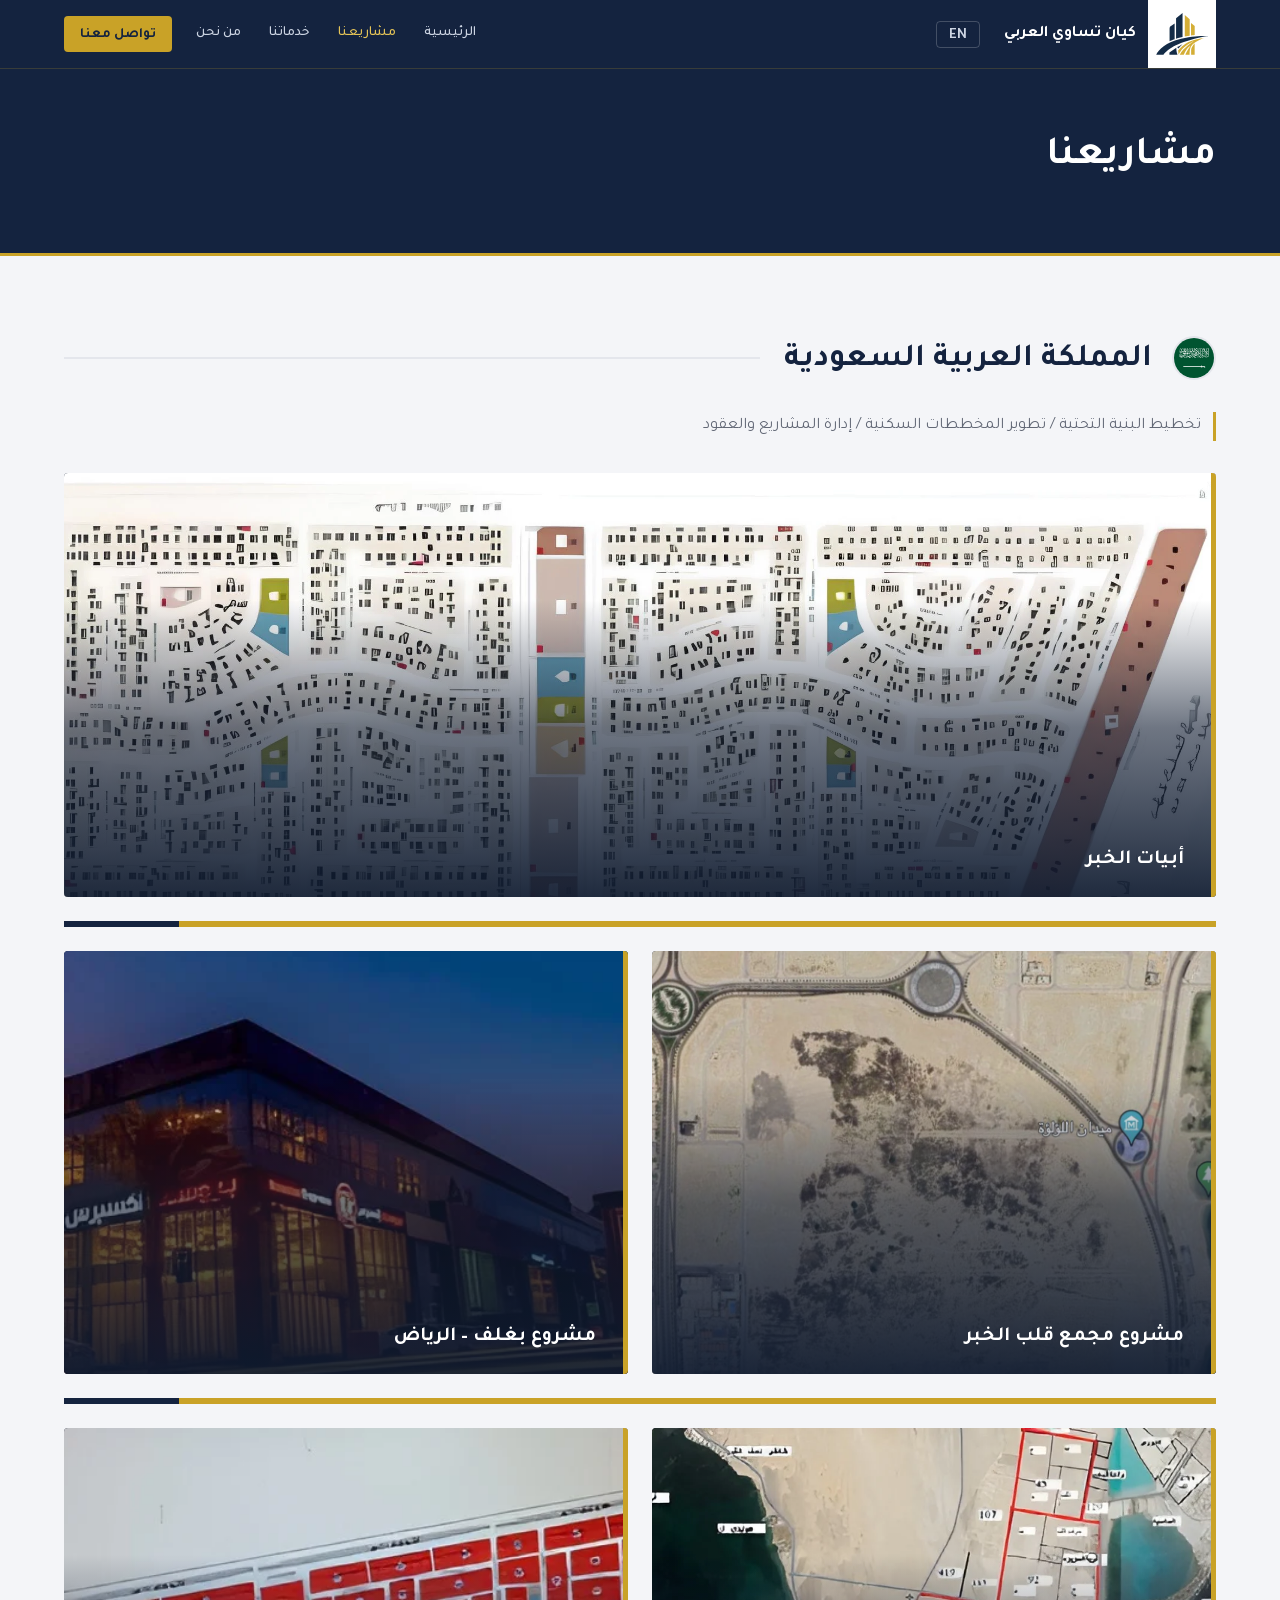
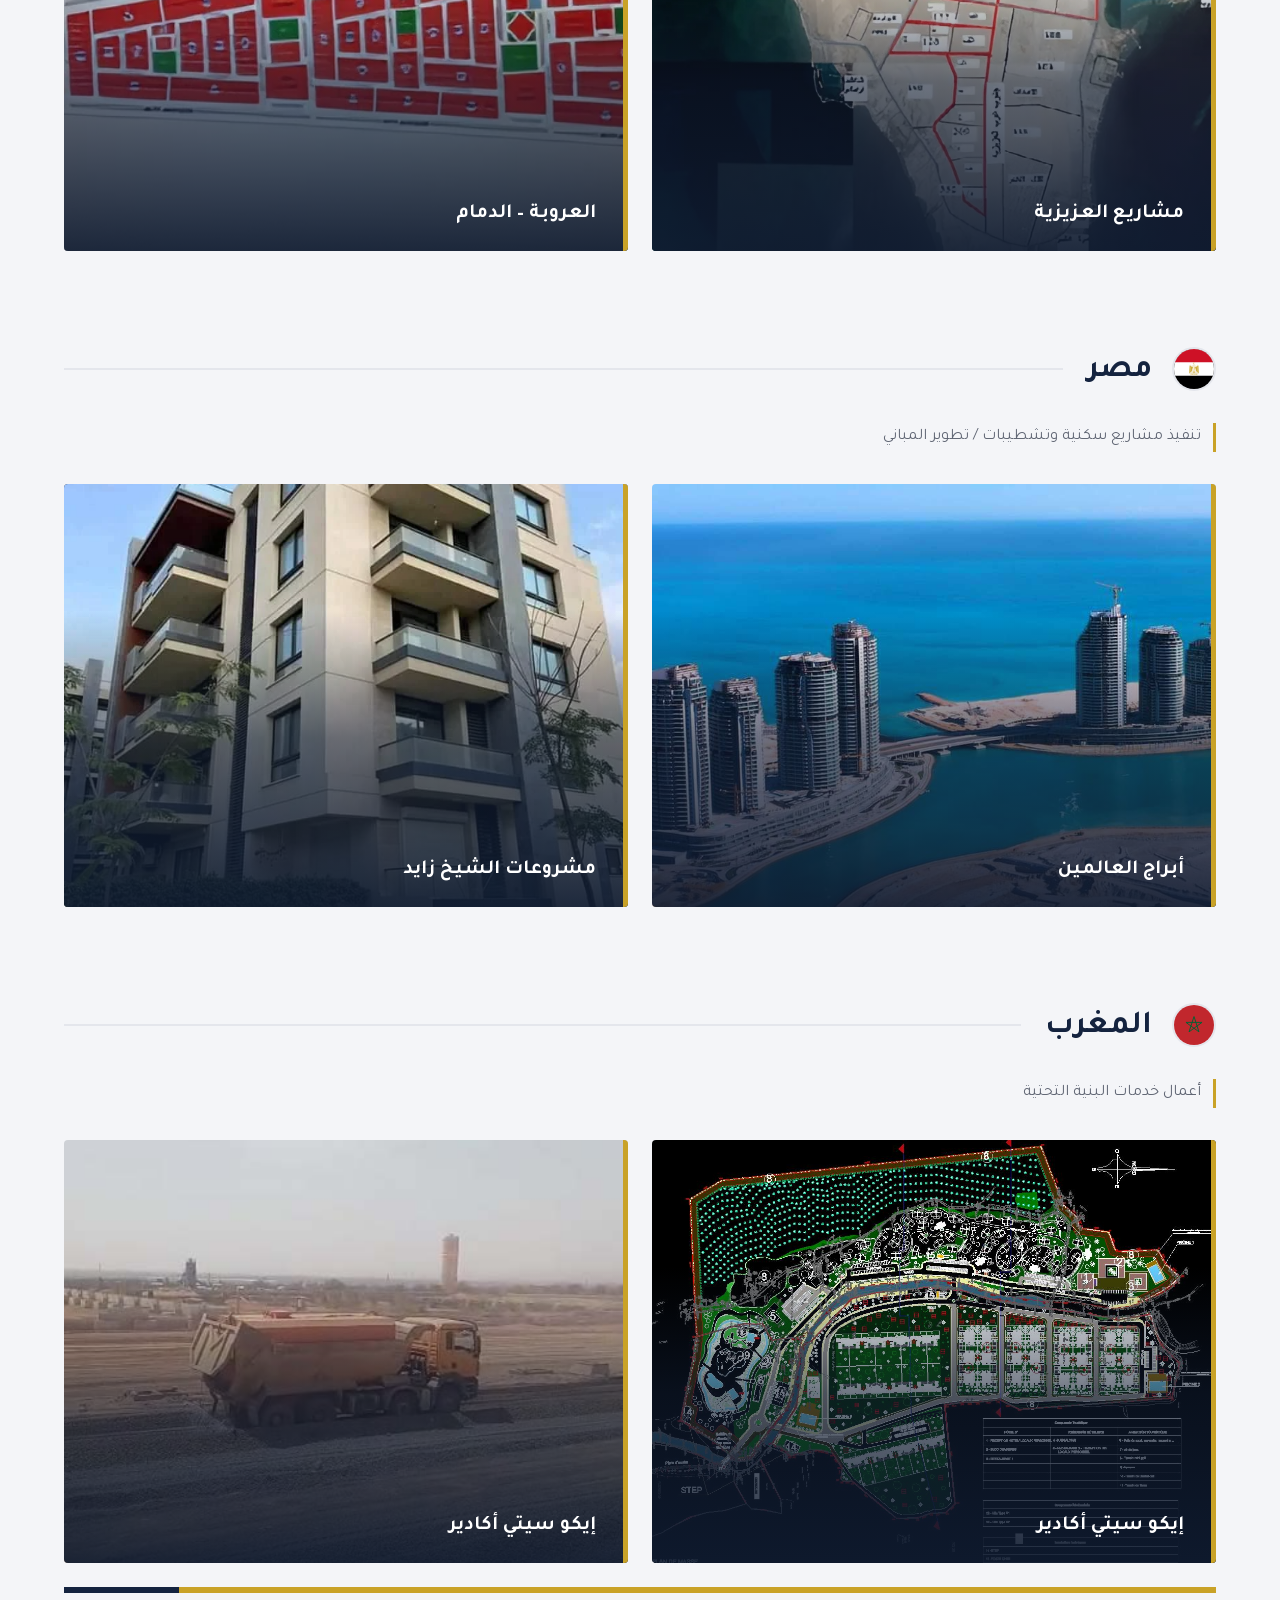
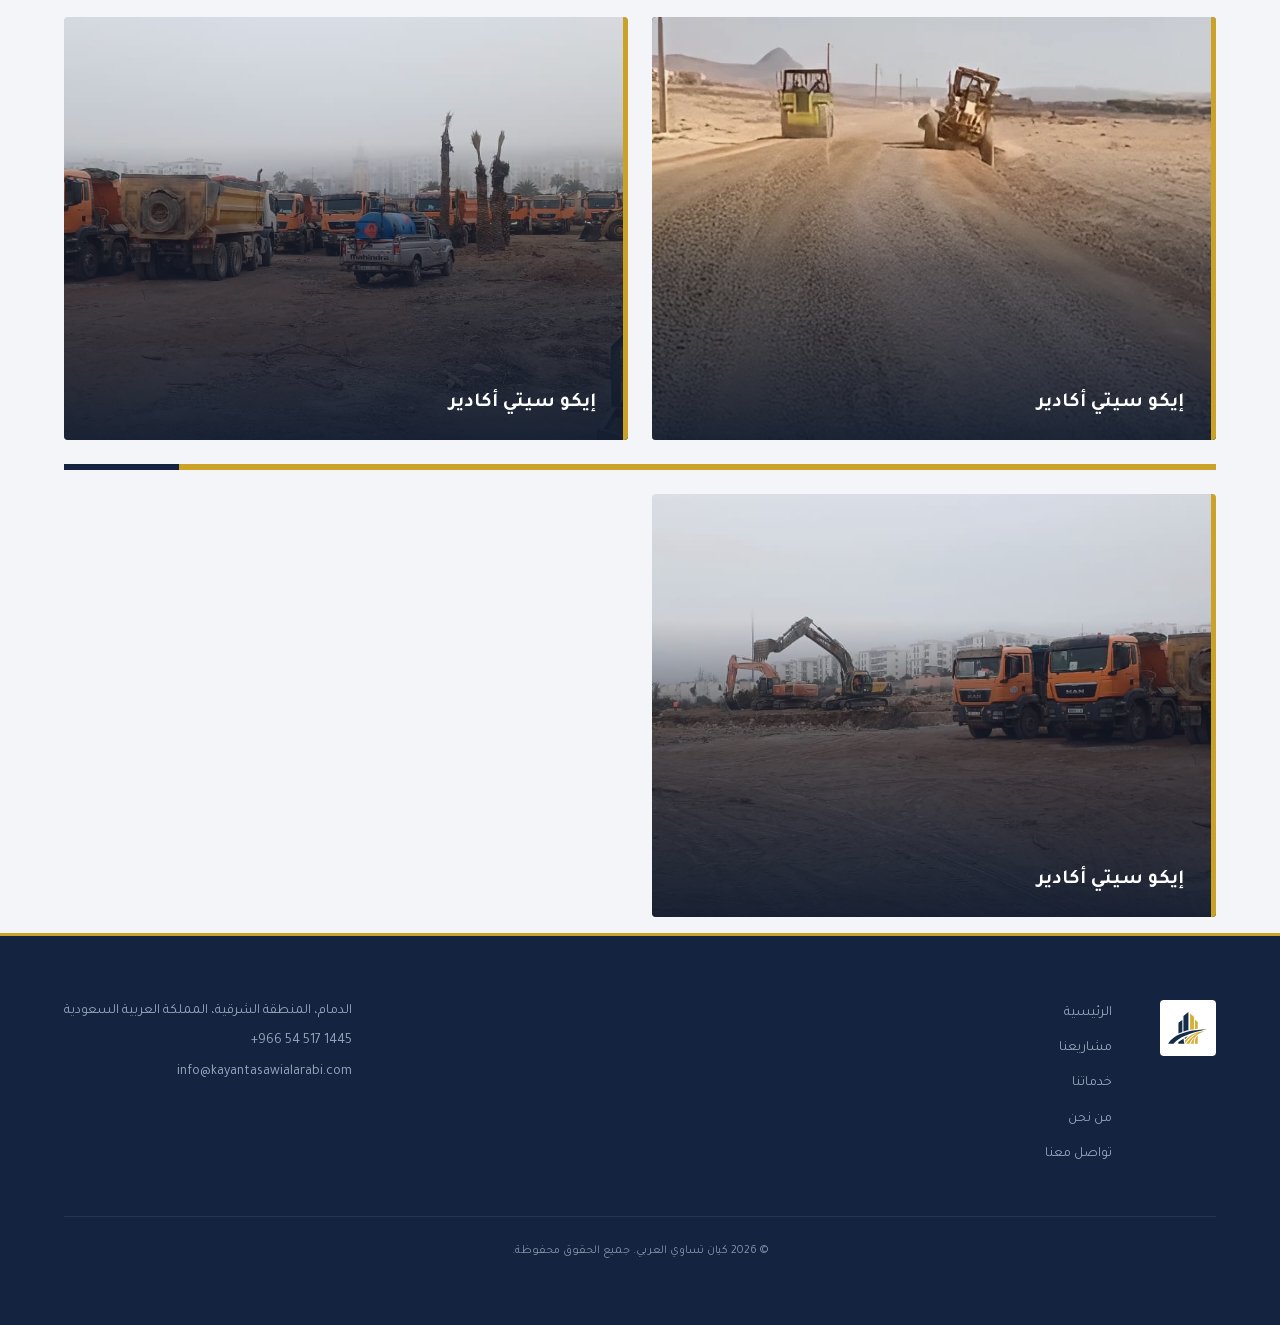
<file: projects.html>
<!DOCTYPE html>
<html lang="ar" dir="rtl">
<head>
  <meta charset="UTF-8">
  <meta name="viewport" content="width=device-width, initial-scale=1.0">
  <title>مشاريعنا — كيان تساوي العربي</title>
  <meta name="description" content="مشاريع كيان تساوي العربي في المملكة العربية السعودية ومصر والمغرب">
  <!-- Open Graph -->
  <meta property="og:type" content="website">
  <meta property="og:site_name" content="كيان تساوي العربي">
  <meta property="og:url" content="https://kayantasawialarabi.com/projects.html">
  <meta property="og:title" content="مشاريعنا — كيان تساوي العربي">
  <meta property="og:description" content="مشاريع كيان تساوي العربي في المملكة العربية السعودية ومصر والمغرب">
  <meta property="og:image" content="https://kayantasawialarabi.com/images/logo.png">
  <meta property="og:image:width" content="1200">
  <meta property="og:image:height" content="630">
  <meta property="og:locale" content="ar_SA">
  <!-- Twitter Card -->
  <meta name="twitter:card" content="summary_large_image">
  <meta name="twitter:title" content="مشاريعنا — كيان تساوي العربي">
  <meta name="twitter:description" content="مشاريع كيان تساوي العربي في المملكة العربية السعودية ومصر والمغرب">
  <meta name="twitter:image" content="https://kayantasawialarabi.com/images/logo.png">
  <link rel="icon" href="favicon/favicon.svg" type="image/svg+xml">
  <link rel="apple-touch-icon" href="favicon/apple-touch-icon.png">
  <link rel="icon" href="favicon/favicon.ico">
  <link rel="stylesheet" href="css/main.css">
  <script>(function(){try{var l=localStorage.getItem('kta-lang');if(l==='en'){document.documentElement.setAttribute('lang','en');document.documentElement.setAttribute('dir','ltr');}}catch(e){}}());</script>
</head>
<body>

<!-- ===== NAVBAR ===== -->
<header class="navbar" role="banner">
  <div class="container navbar__inner">

    <a href="index.html" class="navbar__brand" aria-label="كيان تساوي العربي — الرئيسية">
      <div class="navbar__brand-logo-wrap">
        <img src="images/logo-mark.svg" alt="" width="52" height="52" loading="eager" class="navbar__brand-logo">
      </div>
      <span class="navbar__brand-name">
        <span class="ar">كيان تساوي العربي</span>
        <span class="en">Kayan Tasawi Al Arabi</span>
      </span>
    </a>

    <div class="navbar__actions">
      <button id="lang-toggle" class="btn-lang" type="button" aria-label="Switch to English"><span class="btn-lang__text">EN</span></button>
    </div>

    <input type="checkbox" id="nav-toggle" class="nav-toggle__input" aria-label="القائمة">
    <label for="nav-toggle" class="nav-toggle__btn" aria-label="القائمة">
      <span></span>
      <span></span>
      <span></span>
    </label>

    <nav class="navbar__nav" aria-label="القائمة الرئيسية">
      <ul class="navbar__links">
        <li><a href="index.html"><span class="ar">الرئيسية</span><span class="en">Home</span></a></li>
        <li><a href="projects.html" aria-current="page"><span class="ar">مشاريعنا</span><span class="en">Our Projects</span></a></li>
        <li><a href="services.html"><span class="ar">خدماتنا</span><span class="en">Our Services</span></a></li>
        <li><a href="about.html"><span class="ar">من نحن</span><span class="en">About Us</span></a></li>
        <li class="navbar__link-cta"><a href="contact.html"><span class="btn-cta__text ar">تواصل معنا</span><span class="btn-cta__text en">Contact Us</span></a></li>
      </ul>
    </nav>

  </div>
</header>
<!-- ===== END NAVBAR ===== -->


<!-- ===== PAGE CONTENT ===== -->
<main id="main">


  <!-- ===== PAGE HEADER ===== -->
  <section class="page-header" aria-label="عنوان الصفحة">
    <div class="container">
      <h1 class="page-header__title">
        <span class="ar">مشاريعنا</span>
        <span class="en">Our Projects</span>
      </h1>
    </div>
  </section>
  <!-- ===== END PAGE HEADER ===== -->

  <!-- ===== PROJECTS ===== -->
  <div class="container">

    <!-- Saudi Arabia -->
    <section id="saudi-arabia" class="country-section" aria-label="مشاريع المملكة العربية السعودية">
      <div class="country-section__heading">
        <h2 class="country-section__title">
          <img src="images/flags/sa.svg" alt="Saudi Arabia" width="44" height="44" loading="lazy" class="country-flag">
          <span class="ar">المملكة العربية السعودية</span>
          <span class="en">Saudi Arabia</span>
        </h2>
      </div>
      <p class="country-section__intro">
        <span class="ar">تخطيط البنية التحتية / تطوير المخططات السكنية / إدارة المشاريع والعقود</span>
        <span class="en">Infrastructure planning / Residential subdivision development / Project and contract management</span>
      </p>

      <div class="photo-grid">

        <!-- Abyat Al Khobar — full-width row, natural proportions -->
        <div class="photo-card photo-card--wide">
          <picture><source srcset="images/projects/abyat-al-khobar.webp" type="image/webp"><img class="photo-card__img" src="images/projects/abyat-al-khobar.jpg" alt="أبيات الخبر" width="1060" height="390" loading="lazy"></picture>
          <div class="photo-label">
            <p class="photo-label__name">
              <span class="ar">أبيات الخبر</span>
              <span class="en">Abyat Al Khobar</span>
            </p>
          </div>
        </div>

        <hr class="photo-separator" aria-hidden="true">

        <!-- Heart of Khobar -->
        <div class="photo-card">
          <picture><source srcset="images/projects/heart-of-khobar.webp" type="image/webp"><img class="photo-card__img" src="images/projects/heart-of-khobar.jpg" alt="مشروع مجمع قلب الخبر" width="800" height="600" loading="lazy"></picture>
          <div class="photo-label">
            <p class="photo-label__name">
              <span class="ar">مشروع مجمع قلب الخبر</span>
              <span class="en">The Heart of Khobar Complex</span>
            </p>
          </div>
        </div>

        <!-- Baghlif Riyadh -->
        <div class="photo-card">
          <picture><source srcset="images/projects/baghlif-riyadh.webp" type="image/webp"><img class="photo-card__img" src="images/projects/baghlif-riyadh.jpg" alt="مشروع بغلف الرياض" width="800" height="600" loading="lazy"></picture>
          <div class="photo-label">
            <p class="photo-label__name">
              <span class="ar">مشروع بغلف – الرياض</span>
              <span class="en">Baghlif Project – Riyadh</span>
            </p>
          </div>
        </div>

        <hr class="photo-separator" aria-hidden="true">

        <!-- Aziziyah -->
        <div class="photo-card">
          <picture><source srcset="images/projects/aziziyah.webp" type="image/webp"><img class="photo-card__img" src="images/projects/aziziyah.jpg" alt="مشاريع العزيزية" width="800" height="600" loading="lazy"></picture>
          <div class="photo-label">
            <p class="photo-label__name">
              <span class="ar">مشاريع العزيزية</span>
              <span class="en">Aziziyah Developments</span>
            </p>
          </div>
        </div>

        <!-- Al Orouba Dammam -->
        <div class="photo-card">
          <picture><source srcset="images/projects/al-orouba-dammam.webp" type="image/webp"><img class="photo-card__img" src="images/projects/al-orouba-dammam.jpg" alt="العروبة الدمام" width="800" height="600" loading="lazy"></picture>
          <div class="photo-label">
            <p class="photo-label__name">
              <span class="ar">العروبة – الدمام</span>
              <span class="en">Al Orouba – Dammam</span>
            </p>
          </div>
        </div>

      </div>
    </section>

    <!-- Egypt -->
    <section id="egypt" class="country-section" aria-label="مشاريع مصر">
      <div class="country-section__heading">
        <h2 class="country-section__title">
          <img src="images/flags/eg.svg" alt="Egypt" width="44" height="44" loading="lazy" class="country-flag">
          <span class="ar">مصر</span>
          <span class="en">Egypt</span>
        </h2>
      </div>
      <p class="country-section__intro">
        <span class="ar">تنفيذ مشاريع سكنية وتشطيبات / تطوير المباني</span>
        <span class="en">Residential construction and finishing works / Building development</span>
      </p>

      <div class="photo-grid">

        <!-- Alamein Towers -->
        <div class="photo-card">
          <img class="photo-card__img" src="images/projects/alamein-towers.jpg" alt="أبراج العالمين" width="800" height="600" loading="lazy">
          <div class="photo-label">
            <p class="photo-label__name">
              <span class="ar">أبراج العالمين</span>
              <span class="en">Alamein Towers</span>
            </p>
          </div>
        </div>

        <!-- Sheikh Zayed -->
        <div class="photo-card">
          <picture><source srcset="images/projects/sheikh-zayed.webp" type="image/webp"><img class="photo-card__img" src="images/projects/sheikh-zayed.jpg" alt="مشروعات الشيخ زايد" width="800" height="600" loading="lazy"></picture>
          <div class="photo-label">
            <p class="photo-label__name">
              <span class="ar">مشروعات الشيخ زايد</span>
              <span class="en">Sheikh Zayed Projects</span>
            </p>
          </div>
        </div>

      </div>
    </section>

    <!-- Morocco -->
    <section id="morocco" class="country-section" aria-label="مشاريع المغرب">
      <div class="country-section__heading">
        <h2 class="country-section__title">
          <img src="images/flags/ma.svg" alt="Morocco" width="44" height="44" loading="lazy" class="country-flag">
          <span class="ar">المغرب</span>
          <span class="en">Morocco</span>
        </h2>
      </div>
      <p class="country-section__intro">
        <span class="ar">أعمال خدمات البنية التحتية</span>
        <span class="en">Infrastructure services works</span>
      </p>

      <div class="photo-grid">

        <!-- Eco City Agadir — masterplan -->
        <div class="photo-card">
          <img class="photo-card__img" src="images/projects/eco-city-agadir-1.jpg" alt="إيكو سيتي أكادير" width="800" height="600" loading="lazy">
          <div class="photo-label">
            <p class="photo-label__name">
              <span class="ar">إيكو سيتي أكادير</span>
              <span class="en">Eco City Agadir</span>
            </p>
          </div>
        </div>

        <!-- Eco City Agadir — site photo 2 -->
        <div class="photo-card">
          <img class="photo-card__img" src="images/projects/eco-city-agadir-2.jpg" alt="إيكو سيتي أكادير" width="800" height="600" loading="lazy">
          <div class="photo-label">
            <p class="photo-label__name">
              <span class="ar">إيكو سيتي أكادير</span>
              <span class="en">Eco City Agadir</span>
            </p>
          </div>
        </div>

        <hr class="photo-separator" aria-hidden="true">

        <!-- Eco City Agadir — site photo 3 -->
        <div class="photo-card">
          <picture><source srcset="images/projects/eco-city-agadir-3.webp" type="image/webp"><img class="photo-card__img" src="images/projects/eco-city-agadir-3.jpg" alt="إيكو سيتي أكادير" width="800" height="600" loading="lazy"></picture>
          <div class="photo-label">
            <p class="photo-label__name">
              <span class="ar">إيكو سيتي أكادير</span>
              <span class="en">Eco City Agadir</span>
            </p>
          </div>
        </div>

        <!-- Eco City Agadir — site photo 4 -->
        <div class="photo-card">
          <img class="photo-card__img" src="images/projects/eco-city-agadir-4.jpg" alt="إيكو سيتي أكادير" width="800" height="600" loading="lazy">
          <div class="photo-label">
            <p class="photo-label__name">
              <span class="ar">إيكو سيتي أكادير</span>
              <span class="en">Eco City Agadir</span>
            </p>
          </div>
        </div>

        <hr class="photo-separator" aria-hidden="true">

        <!-- Eco City Agadir — site photo 5 -->
        <div class="photo-card">
          <img class="photo-card__img" src="images/projects/eco-city-agadir-5.jpg" alt="إيكو سيتي أكادير" width="800" height="600" loading="lazy">
          <div class="photo-label">
            <p class="photo-label__name">
              <span class="ar">إيكو سيتي أكادير</span>
              <span class="en">Eco City Agadir</span>
            </p>
          </div>
        </div>

      </div>
    </section>

  </div>
  <!-- ===== END PROJECTS ===== -->

</main>
<!-- ===== END PAGE CONTENT ===== -->


<!-- ===== FOOTER ===== -->
<footer class="footer" role="contentinfo">
  <div class="container footer__inner">

    <div class="footer__top">
      <a href="index.html" class="footer__logo" aria-label="كيان تساوي العربي — الرئيسية">
        <img src="images/logo-mark.svg" alt="كيان تساوي العربي" width="56" height="56" loading="lazy">
      </a>

      <nav class="footer__nav" aria-label="روابط التذييل">
        <ul>
          <li><a href="index.html"><span class="ar">الرئيسية</span><span class="en">Home</span></a></li>
          <li><a href="projects.html"><span class="ar">مشاريعنا</span><span class="en">Our Projects</span></a></li>
          <li><a href="services.html"><span class="ar">خدماتنا</span><span class="en">Our Services</span></a></li>
          <li><a href="about.html"><span class="ar">من نحن</span><span class="en">About Us</span></a></li>
          <li><a href="contact.html"><span class="btn-cta__text ar">تواصل معنا</span><span class="btn-cta__text en">Contact Us</span></a></li>
        </ul>
      </nav>

      <address class="footer__contact">
        <p>
          <span class="ar">الدمام، المنطقة الشرقية، المملكة العربية السعودية</span>
          <span class="en">Dammam, Eastern Province, Kingdom of Saudi Arabia</span>
        </p>
        <p><a href="tel:+966545171445" dir="ltr">+966 54 517 1445</a></p>
        <p><a href="mailto:info@kayantasawialarabi.com" dir="ltr">info@kayantasawialarabi.com</a></p>
      </address>
    </div>

    <div class="footer__bottom">
      <p>
        <span class="ar">© 2026 كيان تساوي العربي. جميع الحقوق محفوظة.</span>
        <span class="en">© 2026 Kayan Tasawi Al Arabi. All rights reserved.</span>
      </p>
    </div>

  </div>
</footer>
<!-- ===== END FOOTER ===== -->

<script src="js/lang.js"></script>
</body>
</html>
</file>
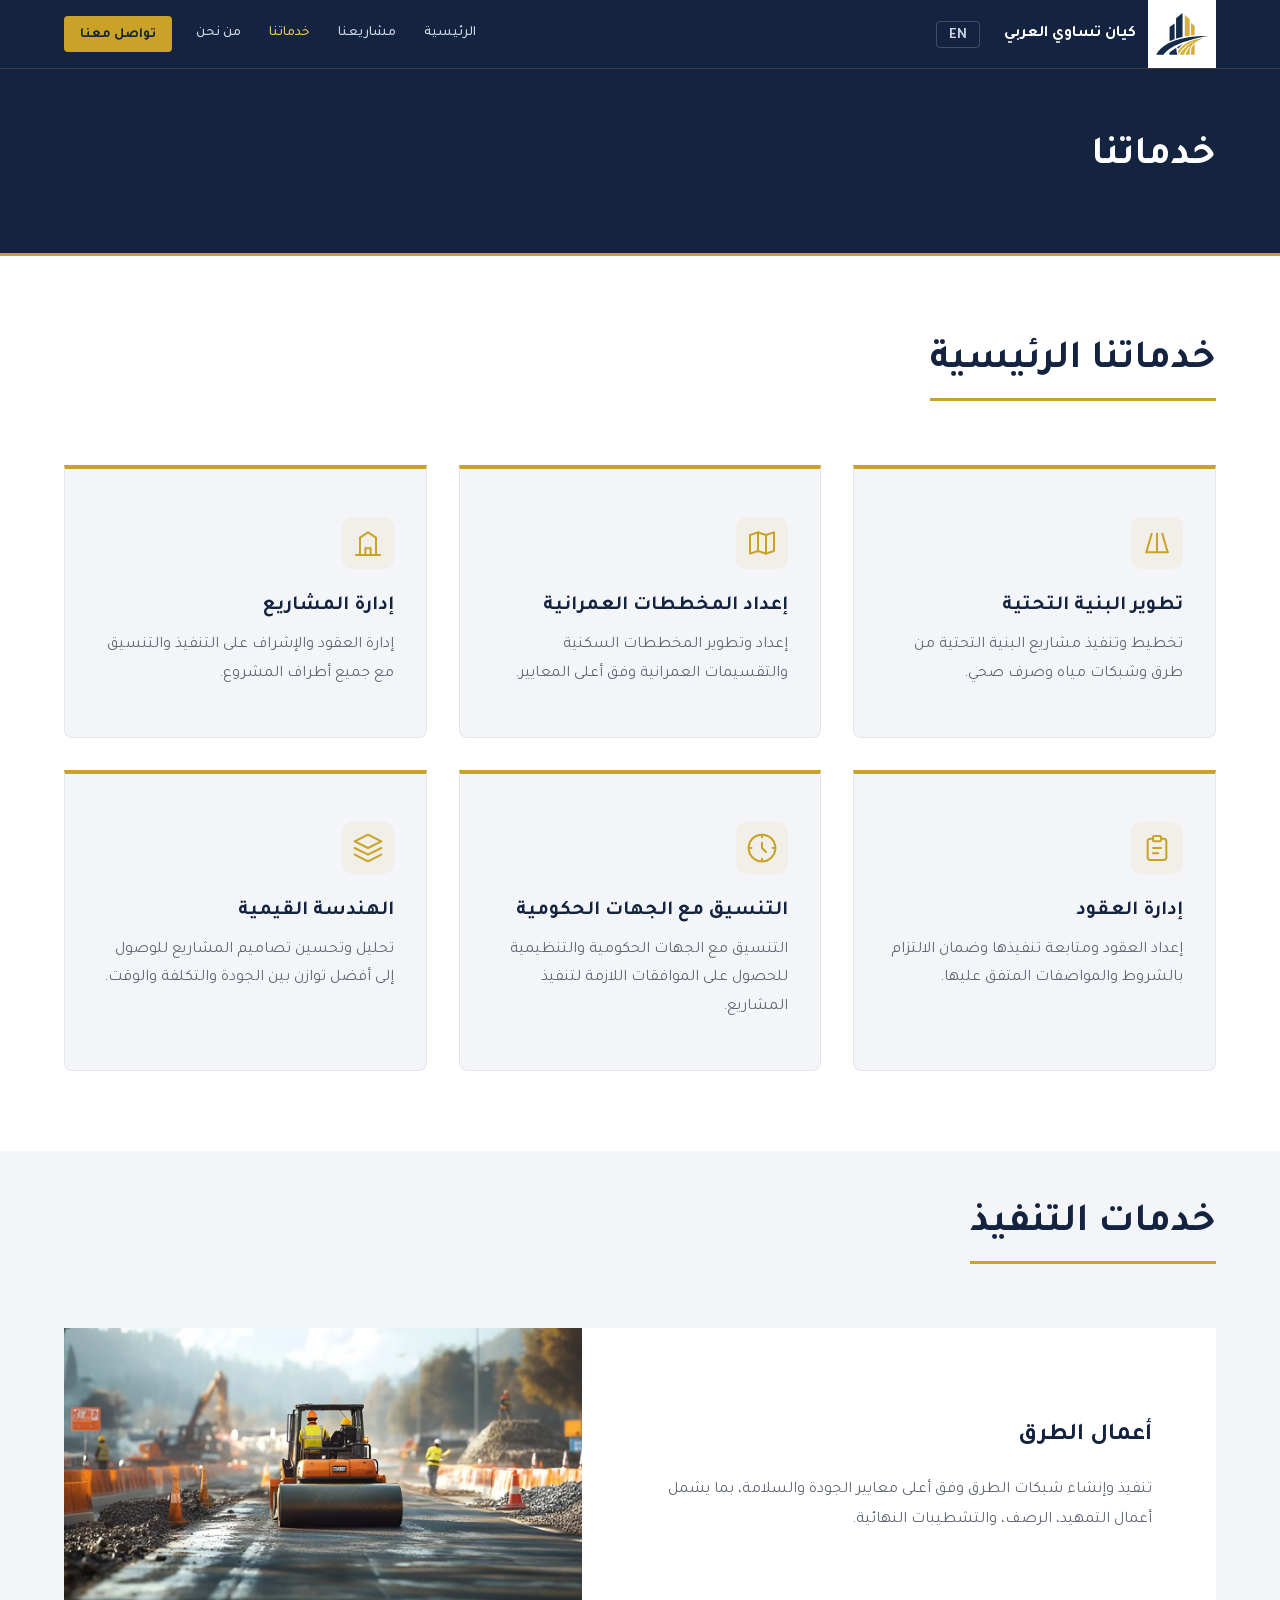
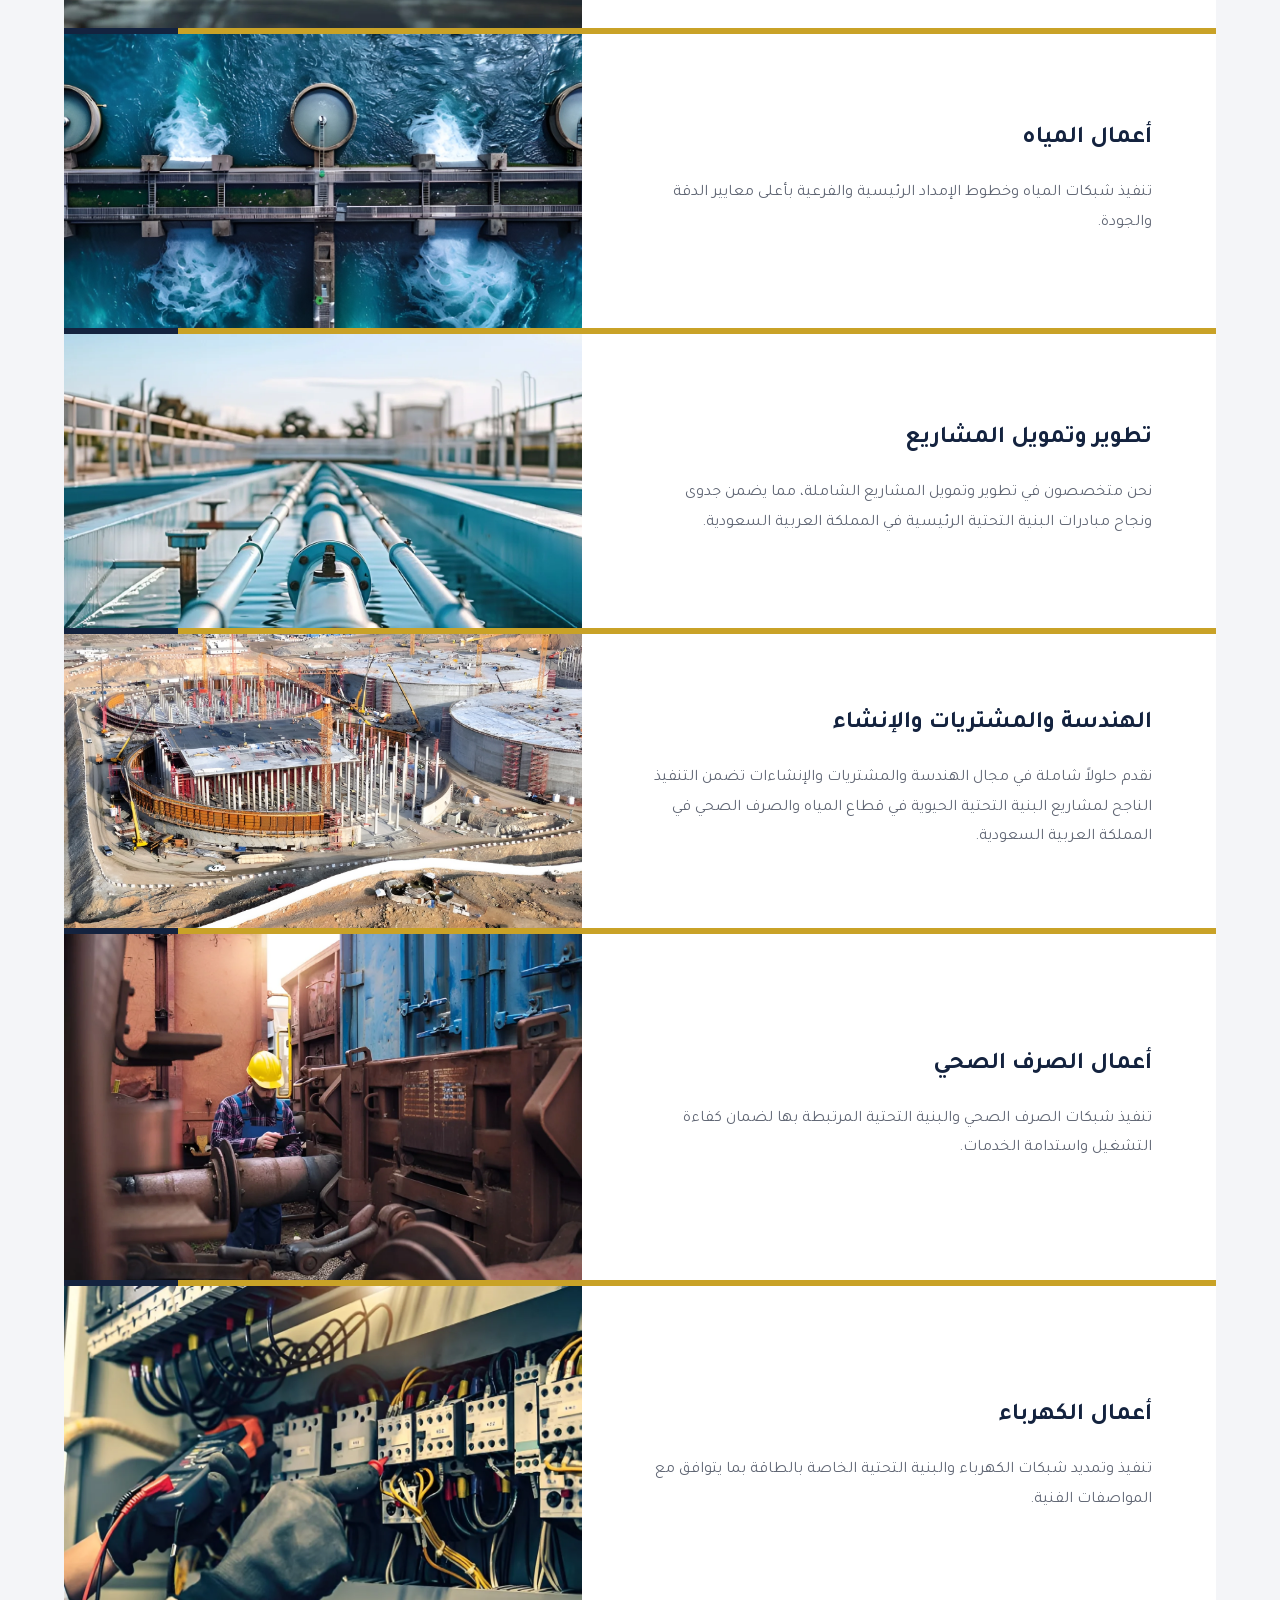
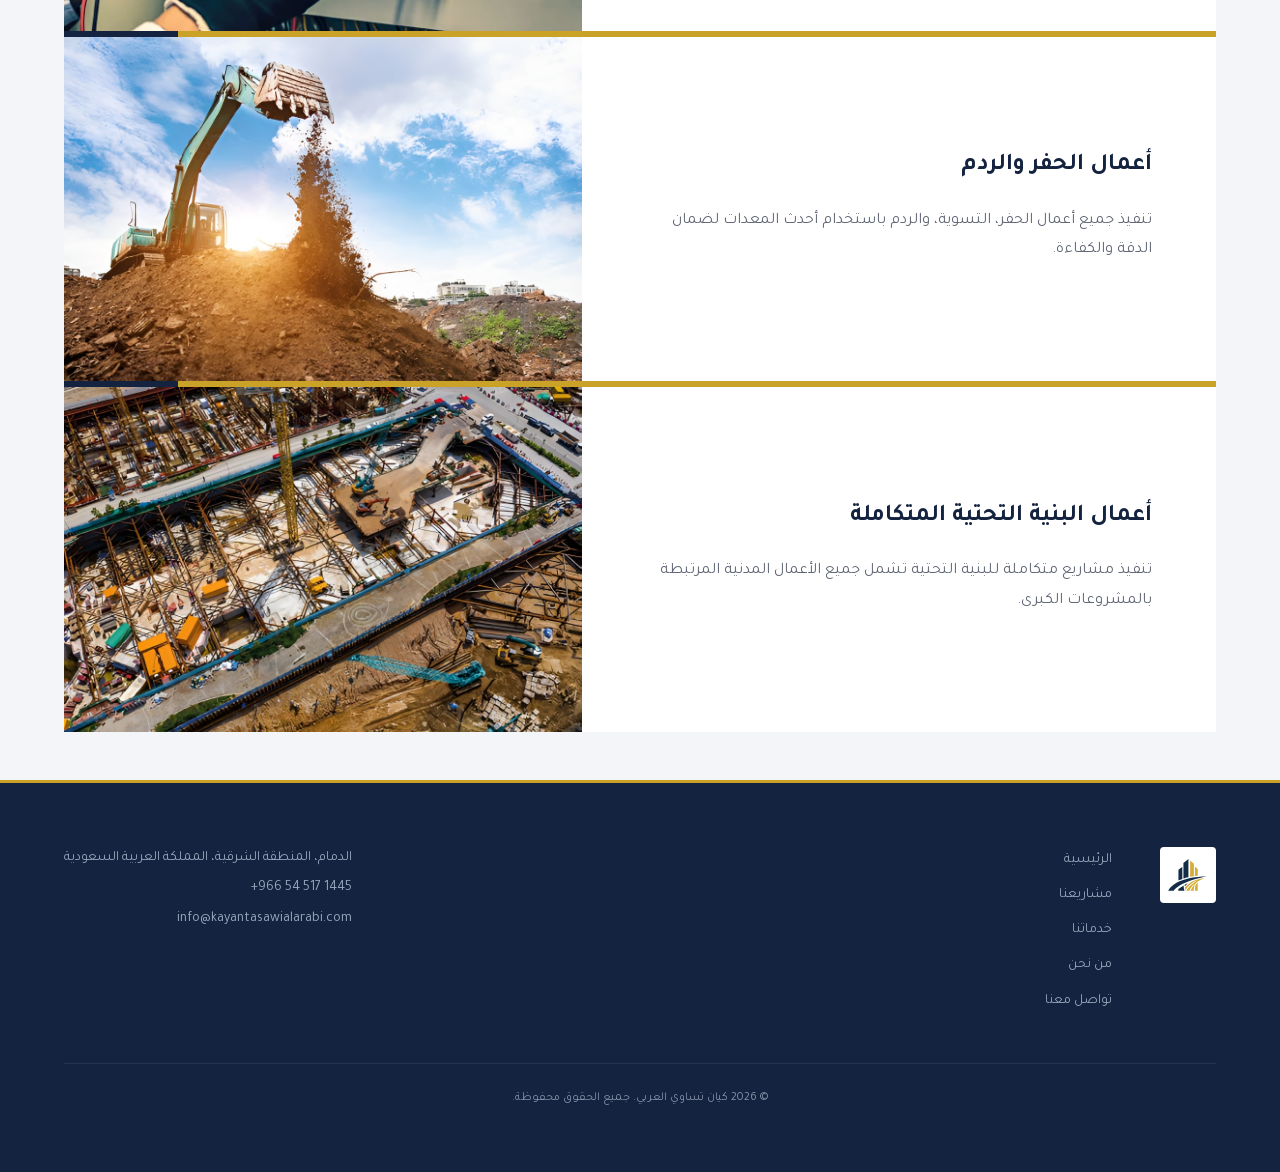
<file: services.html>
<!DOCTYPE html>
<html lang="ar" dir="rtl">
<head>
  <meta charset="UTF-8">
  <meta name="viewport" content="width=device-width, initial-scale=1.0">
  <title>خدماتنا — كيان تساوي العربي</title>
  <meta name="description" content="خدمات كيان تساوي العربي في تطوير البنية التحتية والمخططات العمرانية وإدارة المشاريع والعقود">
  <!-- Open Graph -->
  <meta property="og:type" content="website">
  <meta property="og:site_name" content="كيان تساوي العربي">
  <meta property="og:url" content="https://kayantasawialarabi.com/services.html">
  <meta property="og:title" content="خدماتنا — كيان تساوي العربي">
  <meta property="og:description" content="خدمات كيان تساوي العربي في تطوير البنية التحتية والمخططات العمرانية وإدارة المشاريع والعقود">
  <meta property="og:image" content="https://kayantasawialarabi.com/images/logo.png">
  <meta property="og:image:width" content="1200">
  <meta property="og:image:height" content="630">
  <meta property="og:locale" content="ar_SA">
  <!-- Twitter Card -->
  <meta name="twitter:card" content="summary_large_image">
  <meta name="twitter:title" content="خدماتنا — كيان تساوي العربي">
  <meta name="twitter:description" content="خدمات كيان تساوي العربي في تطوير البنية التحتية والمخططات العمرانية وإدارة المشاريع والعقود">
  <meta name="twitter:image" content="https://kayantasawialarabi.com/images/logo.png">
  <link rel="icon" href="favicon/favicon.svg" type="image/svg+xml">
  <link rel="apple-touch-icon" href="favicon/apple-touch-icon.png">
  <link rel="icon" href="favicon/favicon.ico">
  <link rel="stylesheet" href="css/main.css">
  <script>(function(){try{var l=localStorage.getItem('kta-lang');if(l==='en'){document.documentElement.setAttribute('lang','en');document.documentElement.setAttribute('dir','ltr');}}catch(e){}}());</script>
</head>
<body>

<!-- ===== NAVBAR ===== -->
<header class="navbar" role="banner">
  <div class="container navbar__inner">

    <a href="index.html" class="navbar__brand" aria-label="كيان تساوي العربي — الرئيسية">
      <div class="navbar__brand-logo-wrap">
        <img src="images/logo-mark.svg" alt="" width="52" height="52" loading="eager" class="navbar__brand-logo">
      </div>
      <span class="navbar__brand-name">
        <span class="ar">كيان تساوي العربي</span>
        <span class="en">Kayan Tasawi Al Arabi</span>
      </span>
    </a>

    <div class="navbar__actions">
      <button id="lang-toggle" class="btn-lang" type="button" aria-label="Switch to English"><span class="btn-lang__text">EN</span></button>
    </div>

    <input type="checkbox" id="nav-toggle" class="nav-toggle__input" aria-label="القائمة">
    <label for="nav-toggle" class="nav-toggle__btn" aria-label="القائمة">
      <span></span>
      <span></span>
      <span></span>
    </label>

    <nav class="navbar__nav" aria-label="القائمة الرئيسية">
      <ul class="navbar__links">
        <li><a href="index.html"><span class="ar">الرئيسية</span><span class="en">Home</span></a></li>
        <li><a href="projects.html"><span class="ar">مشاريعنا</span><span class="en">Our Projects</span></a></li>
        <li><a href="services.html" aria-current="page"><span class="ar">خدماتنا</span><span class="en">Our Services</span></a></li>
        <li><a href="about.html"><span class="ar">من نحن</span><span class="en">About Us</span></a></li>
        <li class="navbar__link-cta"><a href="contact.html"><span class="btn-cta__text ar">تواصل معنا</span><span class="btn-cta__text en">Contact Us</span></a></li>
      </ul>
    </nav>

  </div>
</header>
<!-- ===== END NAVBAR ===== -->


<!-- ===== PAGE CONTENT ===== -->
<main id="main">

  <!-- ===== PAGE HEADER ===== -->
  <section class="page-header" aria-label="عنوان الصفحة">
    <div class="container">
      <h1 class="page-header__title">
        <span class="ar">خدماتنا</span>
        <span class="en">Our Services</span>
      </h1>
    </div>
  </section>
  <!-- ===== END PAGE HEADER ===== -->

  <!-- ===== PRIMARY SERVICES ===== -->
  <section class="section primary-services" aria-labelledby="primary-services-heading">
    <div class="container">

      <div class="section-header">
        <h2 id="primary-services-heading">
          <span class="ar">خدماتنا الرئيسية</span>
          <span class="en">Our Services</span>
        </h2>
      </div>

      <div class="services-preview__grid">

        <div class="svc-card">
          <div class="svc-card__icon" aria-hidden="true">
            <svg viewBox="0 0 24 24" fill="none" stroke="currentColor" stroke-width="1.5" stroke-linecap="round" stroke-linejoin="round">
              <path d="M4 19l4-14M20 19l-4-14M12 5v14"/>
              <path d="M4 19h16"/>
            </svg>
          </div>
          <h3 class="svc-card__name">
            <span class="ar">تطوير البنية التحتية</span>
            <span class="en">Infrastructure Development</span>
          </h3>
          <p class="svc-card__desc">
            <span class="ar">تخطيط وتنفيذ مشاريع البنية التحتية من طرق وشبكات مياه وصرف صحي.</span>
            <span class="en">Planning and delivering infrastructure projects including roads, water networks, and drainage.</span>
          </p>
        </div>

        <div class="svc-card">
          <div class="svc-card__icon" aria-hidden="true">
            <svg viewBox="0 0 24 24" fill="none" stroke="currentColor" stroke-width="1.5" stroke-linecap="round" stroke-linejoin="round">
              <path d="M9 4l6 2 6-2v14l-6 2-6-2-6 2V6l6-2z"/>
              <path d="M9 4v14"/>
              <path d="M15 6v14"/>
            </svg>
          </div>
          <h3 class="svc-card__name">
            <span class="ar">إعداد المخططات العمرانية</span>
            <span class="en">Master Planning &amp; Land Subdivision</span>
          </h3>
          <p class="svc-card__desc">
            <span class="ar">إعداد وتطوير المخططات السكنية والتقسيمات العمرانية وفق أعلى المعايير.</span>
            <span class="en">Developing residential masterplans and land subdivisions to the highest technical standards.</span>
          </p>
        </div>

        <div class="svc-card">
          <div class="svc-card__icon" aria-hidden="true">
            <svg viewBox="0 0 24 24" fill="none" stroke="currentColor" stroke-width="1.5" stroke-linecap="round" stroke-linejoin="round">
              <path d="M3 21h18"/>
              <path d="M6 21V8l6-4 6 4v13"/>
              <path d="M10 21v-5h4v5"/>
            </svg>
          </div>
          <h3 class="svc-card__name">
            <span class="ar">إدارة المشاريع</span>
            <span class="en">Project Management</span>
          </h3>
          <p class="svc-card__desc">
            <span class="ar">إدارة العقود والإشراف على التنفيذ والتنسيق مع جميع أطراف المشروع.</span>
            <span class="en">Contract management, execution oversight, and coordination across all project stakeholders.</span>
          </p>
        </div>

        <div class="svc-card">
          <div class="svc-card__icon" aria-hidden="true">
            <svg viewBox="0 0 24 24" fill="none" stroke="currentColor" stroke-width="1.5" stroke-linecap="round" stroke-linejoin="round">
              <path d="M9 5H7a2 2 0 0 0-2 2v12a2 2 0 0 0 2 2h10a2 2 0 0 0 2-2V7a2 2 0 0 0-2-2h-2"/>
              <rect x="9" y="3" width="6" height="4" rx="1"/>
              <path d="M9 12h6M9 16h4"/>
            </svg>
          </div>
          <h3 class="svc-card__name">
            <span class="ar">إدارة العقود</span>
            <span class="en">Contract Management</span>
          </h3>
          <p class="svc-card__desc">
            <span class="ar">إعداد العقود ومتابعة تنفيذها وضمان الالتزام بالشروط والمواصفات المتفق عليها.</span>
            <span class="en">Drafting, monitoring, and enforcing contracts to ensure compliance with agreed terms and specifications.</span>
          </p>
        </div>

        <div class="svc-card">
          <div class="svc-card__icon" aria-hidden="true">
            <svg viewBox="0 0 24 24" fill="none" stroke="currentColor" stroke-width="1.5" stroke-linecap="round" stroke-linejoin="round">
              <circle cx="12" cy="12" r="10"/>
              <path d="M12 8v4l3 3"/>
              <path d="M2 12h2M20 12h2M12 2v2M12 20v2"/>
            </svg>
          </div>
          <h3 class="svc-card__name">
            <span class="ar">التنسيق مع الجهات الحكومية</span>
            <span class="en">Authority Coordination &amp; Approvals</span>
          </h3>
          <p class="svc-card__desc">
            <span class="ar">التنسيق مع الجهات الحكومية والتنظيمية للحصول على الموافقات اللازمة لتنفيذ المشاريع.</span>
            <span class="en">Coordinating with government and regulatory authorities to secure all required project approvals.</span>
          </p>
        </div>

        <div class="svc-card">
          <div class="svc-card__icon" aria-hidden="true">
            <svg viewBox="0 0 24 24" fill="none" stroke="currentColor" stroke-width="1.5" stroke-linecap="round" stroke-linejoin="round">
              <path d="M12 2L2 7l10 5 10-5-10-5z"/>
              <path d="M2 17l10 5 10-5"/>
              <path d="M2 12l10 5 10-5"/>
            </svg>
          </div>
          <h3 class="svc-card__name">
            <span class="ar">الهندسة القيمية</span>
            <span class="en">Value Engineering</span>
          </h3>
          <p class="svc-card__desc">
            <span class="ar">تحليل وتحسين تصاميم المشاريع للوصول إلى أفضل توازن بين الجودة والتكلفة والوقت.</span>
            <span class="en">Analyzing and optimizing project designs to achieve the best balance of quality, cost, and time.</span>
          </p>
        </div>

      </div>

    </div>
  </section>
  <!-- ===== END PRIMARY SERVICES ===== -->

  <!-- ===== DETAILED EXECUTION SERVICES ===== -->
  <section class="section--sm exec-services" aria-labelledby="exec-services-heading">
    <div class="container">
      <div class="section-header">
        <h2 id="exec-services-heading">
          <span class="ar">خدمات التنفيذ</span>
          <span class="en">Execution Services</span>
        </h2>
      </div>

    <!-- 1. Road Works -->
    <div class="exec-row">
      <div class="exec-row__img-col">
        <picture>
          <source srcset="images/services/road-works.webp" type="image/webp">
          <img
            src="images/services/road-works.jpg"
            alt=""
            width="800"
            height="600"
            loading="lazy"
            class="exec-row__img"
          >
        </picture>
      </div>
      <div class="exec-row__body">
        <h3 class="exec-row__name">
          <span class="ar">أعمال الطرق</span>
          <span class="en">Road Works</span>
        </h3>
        <p class="exec-row__desc">
          <span class="ar">تنفيذ وإنشاء شبكات الطرق وفق أعلى معايير الجودة والسلامة، بما يشمل أعمال التمهيد، الرصف، والتشطيبات النهائية.</span>
          <span class="en">Construction and execution of road networks with the highest standards of quality and safety, including grading, paving, and final finishing works.</span>
        </p>
      </div>
    </div>

    <!-- 2. Water Networks -->
    <div class="exec-row">
      <div class="exec-row__img-col">
        <img
          src="images/services/water-networks.jpg"
          alt=""
          width="800"
          height="600"
          loading="lazy"
          class="exec-row__img"
        >
      </div>
      <div class="exec-row__body">
        <h3 class="exec-row__name">
          <span class="ar">أعمال المياه</span>
          <span class="en">Water Networks</span>
        </h3>
        <p class="exec-row__desc">
          <span class="ar">تنفيذ شبكات المياه وخطوط الإمداد الرئيسية والفرعية بأعلى معايير الدقة والجودة.</span>
          <span class="en">Execution of water supply networks and main and branch pipelines with the highest standards of accuracy and quality.</span>
        </p>
      </div>
    </div>

    <!-- 3. Project Development & Financing -->
    <div class="exec-row">
      <div class="exec-row__img-col">
        <picture>
          <source srcset="images/services/project-development.webp" type="image/webp">
          <img
            src="images/services/project-development.jpg"
            alt=""
            width="800"
            height="600"
            loading="lazy"
            class="exec-row__img"
          >
        </picture>
      </div>
      <div class="exec-row__body">
        <h3 class="exec-row__name">
          <span class="ar">تطوير وتمويل المشاريع</span>
          <span class="en">Project Development &amp; Financing</span>
        </h3>
        <p class="exec-row__desc">
          <span class="ar">نحن متخصصون في تطوير وتمويل المشاريع الشاملة، مما يضمن جدوى ونجاح مبادرات البنية التحتية الرئيسية في المملكة العربية السعودية.</span>
          <span class="en">We specialize in comprehensive project development and financing, ensuring the viability and success of key infrastructure initiatives in Saudi Arabia.</span>
        </p>
      </div>
    </div>

    <!-- 4. EPC -->
    <div class="exec-row">
      <div class="exec-row__img-col">
        <img
          src="images/services/epc.jpg"
          alt=""
          width="800"
          height="600"
          loading="lazy"
          class="exec-row__img"
        >
      </div>
      <div class="exec-row__body">
        <h3 class="exec-row__name">
          <span class="ar">الهندسة والمشتريات والإنشاء</span>
          <span class="en">EPC — Engineering, Procurement &amp; Construction</span>
        </h3>
        <p class="exec-row__desc">
          <span class="ar">نقدم حلولاً شاملة في مجال الهندسة والمشتريات والإنشاءات تضمن التنفيذ الناجح لمشاريع البنية التحتية الحيوية في قطاع المياه والصرف الصحي في المملكة العربية السعودية.</span>
          <span class="en">We offer comprehensive Engineering, Procurement, and Construction solutions that ensure the successful delivery of critical infrastructure projects in the water and wastewater sector in Saudi Arabia.</span>
        </p>
      </div>
    </div>

    <!-- 5. Sewerage Works -->
    <div class="exec-row">
      <div class="exec-row__img-col">
        <picture>
          <source srcset="images/services/sewerage.webp" type="image/webp">
          <img
            src="images/services/sewerage.jpg"
            alt=""
            width="800"
            height="600"
            loading="lazy"
            class="exec-row__img"
          >
        </picture>
      </div>
      <div class="exec-row__body">
        <h3 class="exec-row__name">
          <span class="ar">أعمال الصرف الصحي</span>
          <span class="en">Sewerage Works</span>
        </h3>
        <p class="exec-row__desc">
          <span class="ar">تنفيذ شبكات الصرف الصحي والبنية التحتية المرتبطة بها لضمان كفاءة التشغيل واستدامة الخدمات.</span>
          <span class="en">Implementation of sewage networks and related infrastructure to ensure efficient operation and sustainable services.</span>
        </p>
      </div>
    </div>

    <!-- 6. Electrical Works -->
    <div class="exec-row">
      <div class="exec-row__img-col">
        <picture>
          <source srcset="images/services/electrical.webp" type="image/webp">
          <img
            src="images/services/electrical.jpg"
            alt=""
            width="800"
            height="600"
            loading="lazy"
            class="exec-row__img"
          >
        </picture>
      </div>
      <div class="exec-row__body">
        <h3 class="exec-row__name">
          <span class="ar">أعمال الكهرباء</span>
          <span class="en">Electrical Works</span>
        </h3>
        <p class="exec-row__desc">
          <span class="ar">تنفيذ وتمديد شبكات الكهرباء والبنية التحتية الخاصة بالطاقة بما يتوافق مع المواصفات الفنية.</span>
          <span class="en">Installation and extension of electrical networks and energy infrastructure in compliance with technical specifications.</span>
        </p>
      </div>
    </div>

    <!-- 7. Excavation & Earthworks -->
    <div class="exec-row">
      <div class="exec-row__img-col">
        <img
          src="images/services/excavation.jpg"
          alt=""
          width="800"
          height="600"
          loading="lazy"
          class="exec-row__img"
        >
      </div>
      <div class="exec-row__body">
        <h3 class="exec-row__name">
          <span class="ar">أعمال الحفر والردم</span>
          <span class="en">Excavation &amp; Earthworks</span>
        </h3>
        <p class="exec-row__desc">
          <span class="ar">تنفيذ جميع أعمال الحفر، التسوية، والردم باستخدام أحدث المعدات لضمان الدقة والكفاءة.</span>
          <span class="en">All excavation, grading, and backfilling works executed using modern equipment to ensure accuracy and efficiency.</span>
        </p>
      </div>
    </div>

    <!-- 8. Integrated Infrastructure Works -->
    <div class="exec-row">
      <div class="exec-row__img-col">
        <img
          src="images/services/integrated-infrastructure.jpg"
          alt=""
          width="800"
          height="600"
          loading="lazy"
          class="exec-row__img"
        >
      </div>
      <div class="exec-row__body">
        <h3 class="exec-row__name">
          <span class="ar">أعمال البنية التحتية المتكاملة</span>
          <span class="en">Integrated Infrastructure Works</span>
        </h3>
        <p class="exec-row__desc">
          <span class="ar">تنفيذ مشاريع متكاملة للبنية التحتية تشمل جميع الأعمال المدنية المرتبطة بالمشروعات الكبرى.</span>
          <span class="en">Execution of integrated infrastructure projects covering all civil works related to large-scale developments.</span>
        </p>
      </div>
    </div>

    </div><!-- /.container -->
  </section>
  <!-- ===== END DETAILED EXECUTION SERVICES ===== -->

</main>
<!-- ===== END PAGE CONTENT ===== -->


<!-- ===== FOOTER ===== -->
<footer class="footer" role="contentinfo">
  <div class="container footer__inner">

    <div class="footer__top">
      <a href="index.html" class="footer__logo" aria-label="كيان تساوي العربي — الرئيسية">
        <img src="images/logo-mark.svg" alt="كيان تساوي العربي" width="56" height="56" loading="lazy">
      </a>

      <nav class="footer__nav" aria-label="روابط التذييل">
        <ul>
          <li><a href="index.html"><span class="ar">الرئيسية</span><span class="en">Home</span></a></li>
          <li><a href="projects.html"><span class="ar">مشاريعنا</span><span class="en">Our Projects</span></a></li>
          <li><a href="services.html"><span class="ar">خدماتنا</span><span class="en">Our Services</span></a></li>
          <li><a href="about.html"><span class="ar">من نحن</span><span class="en">About Us</span></a></li>
          <li><a href="contact.html"><span class="btn-cta__text ar">تواصل معنا</span><span class="btn-cta__text en">Contact Us</span></a></li>
        </ul>
      </nav>

      <address class="footer__contact">
        <p>
          <span class="ar">الدمام، المنطقة الشرقية، المملكة العربية السعودية</span>
          <span class="en">Dammam, Eastern Province, Kingdom of Saudi Arabia</span>
        </p>
        <p><a href="tel:+966545171445" dir="ltr">+966 54 517 1445</a></p>
        <p><a href="mailto:info@kayantasawialarabi.com" dir="ltr">info@kayantasawialarabi.com</a></p>
      </address>
    </div>

    <div class="footer__bottom">
      <p>
        <span class="ar">© 2026 كيان تساوي العربي. جميع الحقوق محفوظة.</span>
        <span class="en">© 2026 Kayan Tasawi Al Arabi. All rights reserved.</span>
      </p>
    </div>

  </div>
</footer>
<!-- ===== END FOOTER ===== -->

<script src="js/lang.js"></script>
</body>
</html>
</file>
<file: css/main.css>
/* ===== TAJAWAL FONT FACES ===== */

/* weight 300 — arabic */
@font-face {
  font-family: 'Tajawal';
  font-style: normal;
  font-weight: 300;
  font-display: swap;
  src: url('../fonts/tajawal-300-arabic.woff2') format('woff2');
  unicode-range: U+0600-06FF, U+0750-077F, U+0870-088E, U+0890-0891, U+0897-08E1, U+08E3-08FF, U+200C-200E, U+2010-2011, U+204F, U+2E41, U+FB50-FDFF, U+FE70-FE74, U+FE76-FEFC, U+102E0-102FB, U+10E60-10E7E, U+10EC2-10EC4, U+10EFC-10EFF, U+1EE00-1EE03, U+1EE05-1EE1F, U+1EE21-1EE22, U+1EE24, U+1EE27, U+1EE29-1EE32, U+1EE34-1EE37, U+1EE39, U+1EE3B, U+1EE42, U+1EE47, U+1EE49, U+1EE4B, U+1EE4D-1EE4F, U+1EE51-1EE52, U+1EE54, U+1EE57, U+1EE59, U+1EE5B, U+1EE5D, U+1EE5F, U+1EE61-1EE62, U+1EE64, U+1EE67-1EE6A, U+1EE6C-1EE72, U+1EE74-1EE77, U+1EE79-1EE7C, U+1EE7E, U+1EE80-1EE89, U+1EE8B-1EE9B, U+1EEA1-1EEA3, U+1EEA5-1EEA9, U+1EEAB-1EEBB, U+1EEF0-1EEF1;
}

/* weight 300 — latin */
@font-face {
  font-family: 'Tajawal';
  font-style: normal;
  font-weight: 300;
  font-display: swap;
  src: url('../fonts/tajawal-300-latin.woff2') format('woff2');
  unicode-range: U+0000-00FF, U+0131, U+0152-0153, U+02BB-02BC, U+02C6, U+02DA, U+02DC, U+0304, U+0308, U+0329, U+2000-206F, U+20AC, U+2122, U+2191, U+2193, U+2212, U+2215, U+FEFF, U+FFFD;
}

/* weight 400 — arabic */
@font-face {
  font-family: 'Tajawal';
  font-style: normal;
  font-weight: 400;
  font-display: swap;
  src: url('../fonts/tajawal-400-arabic.woff2') format('woff2');
  unicode-range: U+0600-06FF, U+0750-077F, U+0870-088E, U+0890-0891, U+0897-08E1, U+08E3-08FF, U+200C-200E, U+2010-2011, U+204F, U+2E41, U+FB50-FDFF, U+FE70-FE74, U+FE76-FEFC, U+102E0-102FB, U+10E60-10E7E, U+10EC2-10EC4, U+10EFC-10EFF, U+1EE00-1EE03, U+1EE05-1EE1F, U+1EE21-1EE22, U+1EE24, U+1EE27, U+1EE29-1EE32, U+1EE34-1EE37, U+1EE39, U+1EE3B, U+1EE42, U+1EE47, U+1EE49, U+1EE4B, U+1EE4D-1EE4F, U+1EE51-1EE52, U+1EE54, U+1EE57, U+1EE59, U+1EE5B, U+1EE5D, U+1EE5F, U+1EE61-1EE62, U+1EE64, U+1EE67-1EE6A, U+1EE6C-1EE72, U+1EE74-1EE77, U+1EE79-1EE7C, U+1EE7E, U+1EE80-1EE89, U+1EE8B-1EE9B, U+1EEA1-1EEA3, U+1EEA5-1EEA9, U+1EEAB-1EEBB, U+1EEF0-1EEF1;
}

/* weight 400 — latin */
@font-face {
  font-family: 'Tajawal';
  font-style: normal;
  font-weight: 400;
  font-display: swap;
  src: url('../fonts/tajawal-400-latin.woff2') format('woff2');
  unicode-range: U+0000-00FF, U+0131, U+0152-0153, U+02BB-02BC, U+02C6, U+02DA, U+02DC, U+0304, U+0308, U+0329, U+2000-206F, U+20AC, U+2122, U+2191, U+2193, U+2212, U+2215, U+FEFF, U+FFFD;
}

/* weight 500 — arabic */
@font-face {
  font-family: 'Tajawal';
  font-style: normal;
  font-weight: 500;
  font-display: swap;
  src: url('../fonts/tajawal-500-arabic.woff2') format('woff2');
  unicode-range: U+0600-06FF, U+0750-077F, U+0870-088E, U+0890-0891, U+0897-08E1, U+08E3-08FF, U+200C-200E, U+2010-2011, U+204F, U+2E41, U+FB50-FDFF, U+FE70-FE74, U+FE76-FEFC, U+102E0-102FB, U+10E60-10E7E, U+10EC2-10EC4, U+10EFC-10EFF, U+1EE00-1EE03, U+1EE05-1EE1F, U+1EE21-1EE22, U+1EE24, U+1EE27, U+1EE29-1EE32, U+1EE34-1EE37, U+1EE39, U+1EE3B, U+1EE42, U+1EE47, U+1EE49, U+1EE4B, U+1EE4D-1EE4F, U+1EE51-1EE52, U+1EE54, U+1EE57, U+1EE59, U+1EE5B, U+1EE5D, U+1EE5F, U+1EE61-1EE62, U+1EE64, U+1EE67-1EE6A, U+1EE6C-1EE72, U+1EE74-1EE77, U+1EE79-1EE7C, U+1EE7E, U+1EE80-1EE89, U+1EE8B-1EE9B, U+1EEA1-1EEA3, U+1EEA5-1EEA9, U+1EEAB-1EEBB, U+1EEF0-1EEF1;
}

/* weight 500 — latin */
@font-face {
  font-family: 'Tajawal';
  font-style: normal;
  font-weight: 500;
  font-display: swap;
  src: url('../fonts/tajawal-500-latin.woff2') format('woff2');
  unicode-range: U+0000-00FF, U+0131, U+0152-0153, U+02BB-02BC, U+02C6, U+02DA, U+02DC, U+0304, U+0308, U+0329, U+2000-206F, U+20AC, U+2122, U+2191, U+2193, U+2212, U+2215, U+FEFF, U+FFFD;
}

/* weight 700 — arabic */
@font-face {
  font-family: 'Tajawal';
  font-style: normal;
  font-weight: 700;
  font-display: swap;
  src: url('../fonts/tajawal-700-arabic.woff2') format('woff2');
  unicode-range: U+0600-06FF, U+0750-077F, U+0870-088E, U+0890-0891, U+0897-08E1, U+08E3-08FF, U+200C-200E, U+2010-2011, U+204F, U+2E41, U+FB50-FDFF, U+FE70-FE74, U+FE76-FEFC, U+102E0-102FB, U+10E60-10E7E, U+10EC2-10EC4, U+10EFC-10EFF, U+1EE00-1EE03, U+1EE05-1EE1F, U+1EE21-1EE22, U+1EE24, U+1EE27, U+1EE29-1EE32, U+1EE34-1EE37, U+1EE39, U+1EE3B, U+1EE42, U+1EE47, U+1EE49, U+1EE4B, U+1EE4D-1EE4F, U+1EE51-1EE52, U+1EE54, U+1EE57, U+1EE59, U+1EE5B, U+1EE5D, U+1EE5F, U+1EE61-1EE62, U+1EE64, U+1EE67-1EE6A, U+1EE6C-1EE72, U+1EE74-1EE77, U+1EE79-1EE7C, U+1EE7E, U+1EE80-1EE89, U+1EE8B-1EE9B, U+1EEA1-1EEA3, U+1EEA5-1EEA9, U+1EEAB-1EEBB, U+1EEF0-1EEF1;
}

/* weight 700 — latin */
@font-face {
  font-family: 'Tajawal';
  font-style: normal;
  font-weight: 700;
  font-display: swap;
  src: url('../fonts/tajawal-700-latin.woff2') format('woff2');
  unicode-range: U+0000-00FF, U+0131, U+0152-0153, U+02BB-02BC, U+02C6, U+02DA, U+02DC, U+0304, U+0308, U+0329, U+2000-206F, U+20AC, U+2122, U+2191, U+2193, U+2212, U+2215, U+FEFF, U+FFFD;
}


/* ===== CUSTOM PROPERTIES ===== */

:root {
  /* Colors */
  --navy:         #14233F;
  --navy-deep:    #0f1b30;
  --gold:         #C9A227;
  --gold-soft:    #E5C457;
  --gold-on-light: #8a6d00; /* gold darkened for text on light backgrounds — passes WCAG AA */
  --ink:          #1f2430;
  --muted:        #5f6573;
  --line:         #e4e6ec;
  --paper:        #ffffff;
  --bg:           #f4f5f8;

  /* Spacing scale */
  --space-1:  4px;
  --space-2:  8px;
  --space-3:  12px;
  --space-4:  16px;
  --space-5:  24px;
  --space-6:  32px;
  --space-7:  48px;
  --space-8:  64px;
  --space-9:  80px;
  --space-10: 96px;
  --space-12: 128px;
  --space-16: 160px;
  --space-20: 200px;

  /* Container */
  --container-max: 1200px;
  --container-pad: var(--space-5);

  /* Typography scale */
  --text-xs:   12px;
  --text-sm:   14px;
  --text-base: 16px;
  --text-md:   18px;
  --text-lg:   20px;
  --text-xl:   24px;
  --text-2xl:  32px;
  --text-3xl:  40px;
  --text-4xl:  52px;

  /* Breakpoints (reference comments — use in media queries below)
     --bp-sm:  480px
     --bp-md:  768px
     --bp-lg:  1024px
     --bp-xl:  1280px
  */

  /* Transitions */
  --ease: 0.2s ease;
}


/* ===== RESET ===== */

*,
*::before,
*::after {
  box-sizing: border-box;
  margin: 0;
  padding: 0;
}

html {
  scroll-behavior: smooth;
  -webkit-text-size-adjust: 100%;
}

body {
  font-family: 'Tajawal', sans-serif;
  font-weight: 400;
  font-size: var(--text-base);
  line-height: 1.7;
  color: var(--ink);
  background: var(--bg);
  min-height: 100vh;
  overflow-x: clip;
}

img,
svg {
  display: block;
  max-width: 100%;
}

a {
  color: inherit;
  text-decoration: none;
}

ul,
ol {
  list-style: none;
}

button {
  font-family: inherit;
  cursor: pointer;
  border: none;
  background: none;
}

h1, h2, h3, h4, h5, h6 {
  font-family: 'Tajawal', sans-serif;
  line-height: 1.25;
  font-weight: 700;
  color: var(--ink);
}


/* Eyebrow label — small gold uppercase label above section headings */
.eyebrow {
  display: block;
  font-size: var(--text-xs);
  font-weight: 700;
  color: var(--gold-on-light);
  letter-spacing: 0.08em;
  text-transform: uppercase;
  margin-bottom: var(--space-2);
}

/* Caption */
.caption {
  font-size: var(--text-sm);
  color: var(--muted);
  line-height: 1.6;
}


/* ===== LANGUAGE TOGGLE ===== */

[lang="ar"] .en { display: none; }
[lang="en"] .ar { display: none; }


/* ===== RTL / LTR DIRECTIONAL UTILITIES ===== */

[dir="rtl"] {
  text-align: right;
}

[dir="ltr"] {
  text-align: left;
}

/* Flip margin/padding helpers for direction */
[dir="rtl"] .ms-auto { margin-right: auto; margin-left: 0; }
[dir="ltr"] .ms-auto { margin-left: auto;  margin-right: 0; }

[dir="rtl"] .me-auto { margin-left: auto;  margin-right: 0; }
[dir="ltr"] .me-auto { margin-right: auto; margin-left: 0; }


/* ===== LAYOUT UTILITIES ===== */

.container {
  width: 100%;
  max-width: var(--container-max);
  margin-inline: auto;
  padding-inline: var(--container-pad);
}

/* Section vertical rhythm */
.section {
  padding-block: var(--space-9);
}

.section--sm {
  padding-block: var(--space-7);
}

@media (max-width: 767px) {
  .section {
    padding-block: var(--space-7);
  }

  .section--sm {
    padding-block: var(--space-6);
  }

  .section-header {
    margin-bottom: var(--space-6);
  }
}

/* ===== FOCUS STYLES ===== */

/* Keyboard focus ring — visible only for keyboard navigation, not mouse clicks */
:focus-visible {
  outline: 2px solid var(--gold);
  outline-offset: 3px;
  border-radius: 2px;
}

/* Remove outline for mouse users */
:focus:not(:focus-visible) {
  outline: none;
}


/* ===== ANIMATIONS ===== */

@keyframes fadeSlideUp {
  from {
    opacity: 0;
    transform: translateY(20px);
  }
  to {
    opacity: 1;
    transform: translateY(0);
  }
}

@keyframes fadeIn {
  from { opacity: 0; }
  to   { opacity: 1; }
}

@media (prefers-reduced-motion: reduce) {
  *,
  *::before,
  *::after {
    animation-duration: 0.01ms !important;
    animation-iteration-count: 1 !important;
    transition-duration: 0.01ms !important;
    scroll-behavior: auto !important;
  }
}


/* ===== NAVBAR ===== */

.navbar {
  position: sticky;
  top: 0;
  z-index: 100;
  background: var(--navy);
  border-bottom: 1px solid rgba(201, 162, 39, 0.2);
}

.navbar__inner {
  display: flex;
  align-items: center;
  gap: var(--space-5);
  min-height: 68px;
}

/* Brand: logo mark + company name */
.navbar__brand {
  flex-shrink: 0;
  display: flex;
  align-items: center;
  gap: var(--space-3);
  text-decoration: none;
}

.navbar__brand-logo-wrap {
  display: flex;
  align-items: center;
  justify-content: center;
  background: var(--paper);
  height: 68px;
  width: 68px;
  flex-shrink: 0;
  /* Extend to full navbar height by bleeding into the navbar padding */
  margin-block: -1px;
}

.navbar__brand-logo {
  display: block;
  width: 52px;
  height: 52px;
  flex-shrink: 0;
  object-fit: contain;
}

.navbar__brand-name {
  font-size: var(--text-base);
  font-weight: 700;
  color: var(--paper);
  line-height: 1.3;
  white-space: nowrap;
}

/* Nav sits at the reading-end, pushed there by margin-inline-start: auto */
.navbar__nav {
  display: flex;
  align-items: center;
  margin-inline-start: auto;
}

/* Nav links list — items flow in HTML order, direction drives visual order */
.navbar__links {
  display: flex;
  align-items: center;
  gap: var(--space-1);
  flex-direction: row;
}

.navbar__links a {
  display: block;
  padding: var(--space-2) var(--space-3);
  font-size: var(--text-sm);
  font-weight: 500;
  color: #cdd5e3;
  border-radius: 4px;
  transition: color var(--ease), background var(--ease);
  white-space: nowrap;
}

.navbar__links a:hover {
  color: var(--paper);
  background: rgba(255, 255, 255, 0.06);
}

.navbar__links a[aria-current="page"] {
  color: var(--gold-soft);
}

/* CTA nav item overrides the default link styles */
.navbar__links .navbar__link-cta {
  margin-inline-start: var(--space-2);
}

/* Lang button wrapper — sits directly beside the brand in the navbar inner */
.navbar__actions {
  display: flex;
  align-items: center;
  gap: var(--space-3);
  flex-shrink: 0;
}

/* Language toggle button */
.btn-lang {
  font-size: var(--text-sm);
  font-weight: 700;
  color: #cdd5e3;
  padding: var(--space-1) var(--space-3);
  border: 1px solid rgba(255, 255, 255, 0.2);
  border-radius: 4px;
  transition: color var(--ease), border-color var(--ease), background var(--ease);
  white-space: nowrap;
}

.btn-lang__text {
  display: block;
  transform: translateY(2px);
}

.btn-lang:hover {
  color: var(--paper);
  border-color: rgba(255, 255, 255, 0.5);
  background: rgba(255, 255, 255, 0.06);
}

/* Gold CTA button — used in nav links list and standalone */
.btn-cta,
.navbar__links .navbar__link-cta a {
  display: inline-flex;
  align-items: center;
  justify-content: center;
  height: 36px;
  padding: 0 var(--space-4);
  font-size: var(--text-sm);
  font-weight: 700;
  color: var(--navy);
  background: var(--gold);
  border-radius: 4px;
  transition: background var(--ease), color var(--ease);
  white-space: nowrap;
}

.btn-cta__text {
  transform: translateY(2px);
}

.btn-cta:hover,
.navbar__links .navbar__link-cta a:hover {
  background: var(--gold-soft);
  color: var(--navy);
}

.btn-cta[aria-current="page"],
.navbar__links .navbar__link-cta a[aria-current="page"] {
  background: var(--gold-soft);
  color: var(--navy);
}

/* Hamburger checkbox — visually hidden but kept in tab order for keyboard access */
.nav-toggle__input {
  position: absolute;
  width: 1px;
  height: 1px;
  padding: 0;
  margin: -1px;
  overflow: hidden;
  clip: rect(0, 0, 0, 0);
  white-space: nowrap;
  border: 0;
}

.nav-toggle__btn {
  display: none;
  flex-direction: column;
  justify-content: center;
  gap: 5px;
  width: 36px;
  height: 36px;
  cursor: pointer;
  flex-shrink: 0;
  padding: 4px;
}

.nav-toggle__btn span {
  display: block;
  height: 2px;
  background: var(--paper);
  border-radius: 2px;
  transition: transform var(--ease), opacity var(--ease);
}

/* Show focus ring on the visible label when the hidden checkbox is focused */
.nav-toggle__input:focus-visible ~ .nav-toggle__btn {
  outline: 2px solid var(--gold);
  outline-offset: 3px;
  border-radius: 2px;
}

/* Hamburger → X animation when open */
.nav-toggle__input:checked ~ .nav-toggle__btn span:nth-child(1) {
  transform: translateY(7px) rotate(45deg);
}
.nav-toggle__input:checked ~ .nav-toggle__btn span:nth-child(2) {
  opacity: 0;
}
.nav-toggle__input:checked ~ .nav-toggle__btn span:nth-child(3) {
  transform: translateY(-7px) rotate(-45deg);
}

/* ===== NAVBAR RESPONSIVE ===== */

/* Tablet and below */
@media (max-width: 900px) {
  .navbar__brand-logo-wrap { width: 58px; height: 60px; }
  .navbar__brand-logo { width: 44px; height: 44px; }
  .navbar__brand-name { font-size: var(--text-sm); }
}

@media (max-width: 767px) {
  .nav-toggle__btn {
    display: flex;
  }

  /* Layout order: brand (1) | lang button (2) | hamburger (3 — reading-end) */
  .navbar__brand   { order: 1; }
  .navbar__actions { order: 2; }
  .nav-toggle__btn { order: 3; margin-inline-start: auto; }

  /* Mobile nav drawer — triggered by the checkbox */
  .navbar__nav {
    position: absolute;
    top: 100%;
    inset-inline: 0;
    background: var(--navy-deep);
    flex-direction: column;
    align-items: stretch;
    gap: 0;
    padding: var(--space-4) 0;
    border-top: 1px solid rgba(255, 255, 255, 0.08);
    margin-inline-start: 0;
    /* Hidden by default */
    max-height: 0;
    overflow: hidden;
    transition: max-height 0.3s ease;
    pointer-events: none;
  }

  .nav-toggle__input:checked ~ .navbar__nav {
    max-height: 400px;
    pointer-events: auto;
  }

  .navbar__links {
    flex-direction: column;
    align-items: stretch;
    gap: 0;
  }

  .navbar__links a {
    padding: var(--space-3) var(--space-5);
    border-radius: 0;
    font-size: var(--text-base);
    border-bottom: 1px solid rgba(255, 255, 255, 0.05);
  }

  .navbar__links .navbar__link-cta {
    margin-inline-start: 0;
    padding: var(--space-4) var(--space-5);
    border-top: 1px solid rgba(255, 255, 255, 0.08);
  }

  .navbar__links .navbar__link-cta a {
    display: block;
    text-align: center;
    border-radius: 4px;
    padding: var(--space-3) var(--space-5);
    border-bottom: none;
  }
}

@media (max-width: 400px) {
  .navbar__brand-logo-wrap { width: 52px; height: 56px; }
  .navbar__brand-logo { width: 40px; height: 40px; }
  .navbar__brand-name { display: none; }
}


/* ===== FOOTER ===== */

.footer {
  background: var(--navy);
  color: #cdd5e3;
  border-top: 3px solid var(--gold);
}

.footer__inner {
  padding-block: var(--space-8);
}

.footer__top {
  display: grid;
  grid-template-columns: auto 1fr auto;
  gap: var(--space-7);
  align-items: start;
  margin-bottom: var(--space-7);
}

/* Footer logo */
.footer__logo {
  display: flex;
  align-items: flex-start;
  flex-shrink: 0;
}

.footer__logo img {
  height: 56px;
  width: 56px;
  object-fit: contain;
  background: var(--paper);
  padding: 8px;
  border-radius: 4px;
  display: block;
}

/* Footer nav */
.footer__nav ul {
  display: flex;
  flex-direction: column;
  gap: var(--space-2);
}

.footer__nav ul { align-items: flex-start; }

.footer__nav a {
  font-size: var(--text-sm);
  color: #9aa8be;
  transition: color var(--ease);
}

.footer__nav a:hover {
  color: var(--gold-soft);
}

/* Footer contact */
.footer__contact {
  font-style: normal;
  display: flex;
  flex-direction: column;
  gap: var(--space-2);
}

.footer__contact p {
  font-size: var(--text-sm);
  color: #9aa8be;
  line-height: 1.6;
  overflow-wrap: break-word;
  word-break: break-word;
}

.footer__contact a {
  color: #9aa8be;
  transition: color var(--ease);
}

.footer__contact a:hover {
  color: var(--gold-soft);
}

/* Footer bottom bar */
.footer__bottom {
  border-top: 1px solid rgba(255, 255, 255, 0.08);
  padding-top: var(--space-5);
}

.footer__bottom p {
  font-size: var(--text-xs);
  color: #8b97ad;
  text-align: center;
}

/* ===== FOOTER RESPONSIVE ===== */

@media (max-width: 900px) {
  .footer__top {
    grid-template-columns: 1fr 1fr;
    gap: var(--space-6);
  }

  .footer__logo {
    grid-column: 1 / -1;
  }
}

@media (max-width: 480px) {
  .footer__top {
    grid-template-columns: 1fr;
    gap: var(--space-5);
  }

  .footer__logo {
    grid-column: auto;
  }
}


/* ===== HERO ===== */

.hero {
  background: var(--navy);
  overflow: hidden;
  position: relative;
}

.hero__inner {
  display: flex;
  align-items: center;
  gap: var(--space-8);
  min-height: 540px;
  padding-block: var(--space-9);
  position: relative;
}

/* Content side takes up the reading-start portion */
.hero__content {
  flex: 1 1 0;
  min-width: 0;
  animation: fadeSlideUp 0.7s ease both;
}

/* Gold pill tag */
.hero__tag {
  display: inline-block;
  background: rgba(201, 162, 39, 0.15);
  color: var(--gold-soft);
  font-size: var(--text-sm);
  font-weight: 500;
  padding: var(--space-1) var(--space-4);
  border-radius: 20px;
  border: 1px solid rgba(201, 162, 39, 0.25);
  margin-bottom: var(--space-4);
  line-height: 1.6;
}

/* Main headline */
.hero__headline {
  font-size: clamp(var(--text-2xl), 4vw, var(--text-4xl));
  font-weight: 700;
  color: var(--paper);
  line-height: 1.2;
  margin-bottom: var(--space-4);
}

/* Subheading */
.hero__sub {
  font-size: var(--text-md);
  color: #aeb8cc;
  line-height: 1.8;
  margin-bottom: var(--space-6);
  max-width: 52ch;
}

/* Buttons row */
.hero__btns {
  display: flex;
  flex-wrap: wrap;
  gap: var(--space-3);
  animation: fadeSlideUp 0.7s ease 0.15s both;
}

[dir="rtl"] .hero__btns { flex-direction: row-reverse; justify-content: flex-end; }
[dir="ltr"] .hero__btns { flex-direction: row; }

.hero__btn {
  display: inline-block;
  font-size: var(--text-sm);
  font-weight: 700;
  padding: var(--space-3) var(--space-6);
  border-radius: 4px;
  transition: background var(--ease), color var(--ease), border-color var(--ease);
  white-space: nowrap;
}

.hero__btn--primary {
  background: var(--gold);
  color: var(--navy);
}

.hero__btn--primary:hover {
  background: var(--gold-soft);
}

.hero__btn--secondary {
  background: transparent;
  color: var(--paper);
  border: 1px solid rgba(255, 255, 255, 0.35);
}

.hero__btn--secondary:hover {
  background: rgba(255, 255, 255, 0.08);
  border-color: rgba(255, 255, 255, 0.6);
}

/* Decorative art panel */
.hero__art {
  flex: 0 0 280px;
  align-self: stretch;
  background: var(--paper);
  display: flex;
  align-items: center;
  justify-content: center;
  position: relative;
  animation: fadeIn 0.9s ease 0.2s both;
  overflow: hidden;
}

/* Gold border on the reading-start side of the art panel */
.hero__art {
  border-inline-start: 3px solid var(--gold);
}

.hero__art-logo {
  width: 100%;
  height: 100%;
  object-fit: contain;
  padding: var(--space-4);
  display: block;
}

/* ===== HERO RESPONSIVE ===== */

@media (max-width: 900px) {
  .hero__inner {
    gap: var(--space-6);
  }

  .hero__art {
    flex: 0 0 180px;
  }

  .hero__headline {
    font-size: clamp(var(--text-xl), 4vw, var(--text-3xl));
  }
}

@media (max-width: 767px) {
  .hero__inner {
    min-height: 0;
    padding-block: var(--space-8);
  }

  /* Art panel hidden on mobile */
  .hero__art {
    display: none;
  }

  .hero__content {
    flex: 1 1 100%;
  }

  .hero__sub {
    max-width: 100%;
  }

  [dir="rtl"] .hero__btns { flex-direction: row; justify-content: flex-start; }
}

@media (max-width: 400px) {
  .hero__btn {
    width: 100%;
    text-align: center;
  }

  [dir="rtl"] .hero__btns,
  [dir="ltr"] .hero__btns {
    flex-direction: column;
  }
}


/* ===== STATS BAR ===== */

.stats {
  background: var(--navy-deep);
}

.stats__grid {
  display: grid;
  grid-template-columns: repeat(4, 1fr);
}

.stats__item {
  display: flex;
  flex-direction: column;
  align-items: center;
  justify-content: center;
  text-align: center;
  padding: var(--space-6) var(--space-4);
  position: relative;
}

/* Dividers between items — on the reading-end side */
.stats__item + .stats__item::before {
  content: "";
  position: absolute;
  top: 25%;
  height: 50%;
  width: 1px;
  background: rgba(255, 255, 255, 0.1);
}

[dir="rtl"] .stats__item + .stats__item::before { right: 0; left: auto; }
[dir="ltr"] .stats__item + .stats__item::before { left: 0;  right: auto; }

.stats__number {
  display: block;
  font-size: var(--text-3xl);
  font-weight: 700;
  color: var(--gold);
  line-height: 1;
  margin-bottom: var(--space-2);
  font-variant-numeric: tabular-nums;
}

.stats__label {
  display: block;
  font-size: var(--text-sm);
  color: #8b97ad;
  font-weight: 400;
}

/* ===== STATS RESPONSIVE ===== */

@media (max-width: 767px) {
  .stats__grid {
    grid-template-columns: repeat(2, 1fr);
  }

  /* Remove divider from first item in each row */
  .stats__item:nth-child(3)::before {
    display: none;
  }

  /* Add a top border to the bottom row */
  .stats__item:nth-child(3),
  .stats__item:nth-child(4) {
    border-top: 1px solid rgba(255, 255, 255, 0.07);
  }
}

@media (max-width: 400px) {
  .stats__number {
    font-size: var(--text-2xl);
  }

  .stats__item {
    padding: var(--space-5) var(--space-3);
  }
}


/* ===== SECTION SHARED PATTERNS ===== */

.section-header {
  margin-bottom: var(--space-8);
}

[dir="rtl"] .section-header { text-align: right; }
[dir="ltr"] .section-header { text-align: left; }

.section-header h2 {
  font-size: clamp(var(--text-2xl), 3.5vw, var(--text-3xl));
  font-weight: 700;
  color: var(--navy);
  margin-top: 0;
  display: inline-block;
  padding-bottom: var(--space-3);
  border-bottom: 3px solid var(--gold);
}

.section-footer {
  margin-top: var(--space-7);
}

[dir="rtl"] .section-footer { text-align: right; }
[dir="ltr"] .section-footer { text-align: left; }

.link-more {
  display: inline-flex;
  align-items: center;
  gap: var(--space-2);
  font-size: var(--text-sm);
  font-weight: 700;
  color: var(--gold-on-light);
  transition: color var(--ease), gap var(--ease);
}

.link-more:hover {
  color: var(--navy);
  gap: var(--space-3);
}

.link-more__arrow {
  font-style: normal;
  line-height: 1;
}


/* ===== SERVICES PREVIEW ===== */

.services-preview {
  background: var(--paper);
}

.services-preview__grid {
  display: grid;
  grid-template-columns: repeat(3, 1fr);
  gap: var(--space-6);
}

.svc-card {
  background: var(--bg);
  border: 1px solid var(--line);
  border-top: 4px solid var(--gold);
  border-radius: 0 0 8px 8px;
  padding: var(--space-7) var(--space-6);
  transition: box-shadow var(--ease), transform var(--ease), background var(--ease);
}

.svc-card:hover {
  background: var(--paper);
  box-shadow: 0 8px 32px rgba(20, 35, 63, 0.12);
  transform: translateY(-4px);
}

.svc-card__icon {
  width: 52px;
  height: 52px;
  color: var(--gold);
  margin-bottom: var(--space-5);
  background: rgba(201, 162, 39, 0.08);
  border-radius: 10px;
  display: flex;
  align-items: center;
  justify-content: center;
  padding: 10px;
  box-sizing: border-box;
}

.svc-card__icon svg {
  width: 100%;
  height: 100%;
}

.svc-card__name {
  font-size: var(--text-lg);
  font-weight: 700;
  color: var(--navy);
  margin-bottom: var(--space-3);
  line-height: 1.3;
}

.svc-card__desc {
  font-size: var(--text-base);
  color: var(--muted);
  line-height: 1.8;
}

@media (max-width: 900px) {
  .services-preview__grid {
    grid-template-columns: repeat(2, 1fr);
  }
}

@media (max-width: 540px) {
  .services-preview__grid {
    grid-template-columns: 1fr;
  }
}


/* ===== PROJECTS PREVIEW ===== */

.projects-preview {
  background: var(--bg);
}

.projects-preview__grid {
  display: grid;
  grid-template-columns: repeat(3, 1fr);
  gap: var(--space-6);
}

/* Full-bleed image card */
.proj-card {
  display: block;
  position: relative;
  border-radius: 8px;
  overflow: hidden;
  background: var(--navy-deep);
  aspect-ratio: 4 / 3;
  text-decoration: none;
  box-shadow: 0 4px 16px rgba(15, 27, 48, 0.18);
}

.proj-card__img {
  width: 100%;
  height: 100%;
  object-fit: cover;
  display: block;
  transition: transform 0.4s ease;
}

.proj-card:hover .proj-card__img {
  transform: scale(1.05);
}

.proj-card:hover {
  box-shadow: 0 12px 40px rgba(15, 27, 48, 0.3);
}

/* Dark gradient overlay at the bottom */
.proj-card__overlay {
  position: absolute;
  inset: 0;
  background: linear-gradient(
    to bottom,
    transparent 25%,
    rgba(15, 27, 48, 0.5) 55%,
    rgba(15, 27, 48, 0.95) 100%
  );
  display: flex;
  flex-direction: column;
  justify-content: flex-end;
  padding: var(--space-5);
}

/* Circular flag badge — top corner on the reading-start side */
.proj-card__flag {
  position: absolute;
  top: var(--space-3);
  width: 32px;
  height: 32px;
  border-radius: 50%;
  object-fit: cover;
  border: 2px solid rgba(255, 255, 255, 0.6);
  box-shadow: 0 2px 6px rgba(0, 0, 0, 0.35);
}

[dir="rtl"] .proj-card__flag { right: var(--space-3); left: auto; }
[dir="ltr"] .proj-card__flag { left:  var(--space-3); right: auto; }

/* Project name + country label */
.proj-card__info {
  display: flex;
  flex-direction: column;
  gap: var(--space-1);
}

.proj-card__name {
  display: block;
  font-size: var(--text-md);
  font-weight: 700;
  color: var(--paper);
  line-height: 1.3;
}

.proj-card__country {
  display: block;
  font-size: var(--text-sm);
  color: var(--gold-soft);
  font-weight: 600;
  letter-spacing: 0.02em;
}

/* ===== PROJECTS PREVIEW RESPONSIVE ===== */

@media (max-width: 900px) {
  .projects-preview__grid {
    grid-template-columns: repeat(2, 1fr);
  }

  /* Stack third card full-width on tablet */
  .proj-card:nth-child(3) {
    grid-column: 1 / -1;
    aspect-ratio: 16 / 6;
  }
}

@media (max-width: 540px) {
  .projects-preview__grid {
    grid-template-columns: 1fr;
  }

  .proj-card:nth-child(3) {
    grid-column: auto;
    aspect-ratio: 3 / 2;
  }
}


/* ===== ABOUT TEASER ===== */

.about-teaser {
  background: var(--paper);
}

.about-teaser__inner {
  max-width: 780px;
}

.about-teaser__inner .eyebrow {
  margin-bottom: var(--space-2);
}

.about-teaser__inner h2 {
  font-size: clamp(var(--text-xl), 3vw, var(--text-2xl));
  color: var(--navy);
  margin-bottom: var(--space-5);
}

.about-teaser__overview {
  font-size: var(--text-base);
  color: var(--muted);
  line-height: 1.8;
  margin-bottom: var(--space-6);
}

.about-teaser__vision {
  border-radius: 4px;
  background: var(--bg);
  padding: var(--space-4) var(--space-5);
  margin-bottom: var(--space-6);
}

.about-teaser__vision { border-inline-start: 3px solid var(--gold); }

.about-teaser__vision-label {
  display: block;
  font-size: var(--text-xs);
  font-weight: 700;
  color: var(--gold-on-light);
  letter-spacing: 0.08em;
  text-transform: uppercase;
  margin-bottom: var(--space-2);
}

.about-teaser__vision p {
  font-size: var(--text-base);
  color: var(--ink);
  line-height: 1.8;
}

.about-teaser__link {
  margin-top: var(--space-2);
}


/* ===== CTA BAND ===== */

.cta-band {
  background: var(--navy-deep);
  padding-block: var(--space-9);
}

.cta-band__inner {
  display: flex;
  align-items: center;
  justify-content: space-between;
  gap: var(--space-6);
  flex-wrap: wrap;
}

@media (min-width: 768px) {
  [dir="rtl"] .cta-band__inner { flex-direction: row-reverse; }
}

.cta-band__heading {
  font-size: clamp(var(--text-xl), 3vw, var(--text-2xl));
  font-weight: 700;
  color: var(--paper);
  margin-bottom: var(--space-2);
}

.cta-band__sub {
  font-size: var(--text-base);
  color: #8b97ad;
  line-height: 1.6;
}

.cta-band__btn {
  display: inline-block;
  flex-shrink: 0;
  font-size: var(--text-base);
  font-weight: 700;
  color: var(--navy);
  background: var(--gold);
  padding: var(--space-3) var(--space-7);
  border-radius: 4px;
  transition: background var(--ease);
  white-space: nowrap;
}

.cta-band__btn:hover {
  background: var(--gold-soft);
}

/* ===== CTA BAND RESPONSIVE ===== */

@media (max-width: 767px) {
  .cta-band {
    padding-block: var(--space-7);
  }

  .cta-band__inner {
    flex-direction: column;
    align-items: center;
    text-align: center;
  }

  .cta-band__btn {
    width: 100%;
    text-align: center;
  }
}


/* ===== PAGE HEADER (inner pages) ===== */

.page-header {
  background: var(--navy);
  padding-block: var(--space-8);
  border-bottom: 3px solid var(--gold);
}

@media (max-width: 767px) {
  .page-header {
    padding-block: var(--space-6);
  }
}

.page-header__title {
  font-size: clamp(var(--text-2xl), 4vw, var(--text-3xl));
  font-weight: 700;
  color: var(--paper);
  margin-bottom: var(--space-2);
  line-height: 1.2;
}

.page-header__sub {
  font-size: var(--text-base);
  color: #8b97ad;
  line-height: 1.6;
}


/* ===== PRIMARY SERVICES (services page) ===== */

.primary-services {
  background: var(--paper);
}


/* ===== EXEC SERVICES + PHOTO ROWS ===== */

.exec-services {
  background: var(--bg);
}

.exec-services .section-header {
  max-width: var(--container-max);
  margin-inline: auto;
}

/* ===== EXEC ROWS: split image + text layout ===== */
.exec-row {
  display: flex;
  width: 100%;
  min-height: 300px;
  overflow: hidden;
}

[dir="rtl"] .exec-row { flex-direction: row-reverse; }
[dir="ltr"] .exec-row { flex-direction: row; }

/* 90/10 gold+navy horizontal separator between exec rows */
/* Default (RTL): gold 90% on right, navy 10% on LEFT */
.exec-row + .exec-row {
  border-top: 6px solid transparent;
  border-image: linear-gradient(to right, var(--navy) 10%, var(--gold) 10%) 1;
}

/* LTR: gold 90% on left, navy 10% on RIGHT */
[dir="ltr"] .exec-row + .exec-row {
  border-image: linear-gradient(to left, var(--navy) 10%, var(--gold) 10%) 1;
}

/* Image column — fixed width */
.exec-row__img-col {
  flex: 0 0 45%;
  position: relative;
  overflow: hidden;
  background: var(--navy-deep);
}

.exec-row__img {
  width: 100%;
  height: 100%;
  object-fit: cover;
  display: block;
  transition: transform 0.4s ease;
}

.exec-row:hover .exec-row__img {
  transform: scale(1.03);
}

/* Text column */
.exec-row__body {
  flex: 1 1 0;
  display: flex;
  flex-direction: column;
  justify-content: center;
  padding: var(--space-7) var(--space-8);
  background: var(--paper);
}

.exec-row__name {
  font-size: var(--text-xl);
  font-weight: 700;
  color: var(--navy);
  line-height: 1.3;
  margin-bottom: var(--space-5);
}

.exec-row__desc {
  font-size: var(--text-base);
  color: var(--muted);
  line-height: 1.85;
  max-width: 56ch;
}

[dir="rtl"] .exec-row__body { text-align: right; }
[dir="ltr"] .exec-row__body { text-align: left; }

/* ===== EXEC ROWS RESPONSIVE ===== */

@media (max-width: 900px) {
  .exec-row__body {
    padding: var(--space-6) var(--space-6);
  }

  .exec-row__name {
    font-size: var(--text-lg);
  }
}

@media (max-width: 767px) {
  .exec-row {
    flex-direction: column;
    min-height: 0;
  }

  [dir="rtl"] .exec-row,
  [dir="ltr"] .exec-row {
    flex-direction: column;
  }

  .exec-row__img-col {
    flex: none;
    width: 100%;
    height: 220px;
  }

  .exec-row__body {
    padding: var(--space-6) var(--space-5);
  }

  .exec-row__name {
    font-size: var(--text-base);
    margin-bottom: var(--space-3);
  }

  .exec-row__desc {
    max-width: 100%;
  }
}

@media (max-width: 480px) {
  .exec-row__img-col {
    height: 180px;
  }
}

/* Projects page photo grid — 2-per-row cards with natural aspect ratio */
.photo-grid {
  display: grid;
  grid-template-columns: repeat(2, 1fr);
  gap: var(--space-5);
}

/* Horizontal separator bar between card rows — 90% gold, 10% navy */
.photo-separator {
  grid-column: 1 / -1;
  height: 6px;
  border: none;
  outline: none;
  margin: 0;
  padding: 0;
}

[dir="rtl"] .photo-separator {
  background: linear-gradient(to right, var(--navy) 10%, var(--gold) 10%);
}

[dir="ltr"] .photo-separator {
  background: linear-gradient(to right, var(--gold) 90%, var(--navy) 90%);
}

/* Individual photo card */
.photo-card {
  position: relative;
  border-radius: 4px;
  overflow: hidden;
  background: var(--navy-deep);
  aspect-ratio: 4 / 3;
}

.photo-card__img {
  width: 100%;
  height: 100%;
  object-fit: cover;
  display: block;
  transition: transform 0.4s ease;
}

.photo-card:hover .photo-card__img {
  transform: scale(1.03);
}

/* Gold vertical accent bar on the reading-start side */
.photo-card::before {
  content: "";
  position: absolute;
  top: 0;
  bottom: 0;
  width: 5px;
  background: var(--gold);
  z-index: 1;
}

[dir="rtl"] .photo-card::before { right: 0; left: auto; }
[dir="ltr"] .photo-card::before { left: 0;  right: auto; }

/* Label overlay — dark gradient, text at the bottom */
.photo-label {
  position: absolute;
  inset: 0;
  background: linear-gradient(
    to bottom,
    transparent 30%,
    rgba(15, 27, 48, 0.6) 60%,
    rgba(15, 27, 48, 0.93) 100%
  );
  display: flex;
  flex-direction: column;
  justify-content: flex-end;
  padding: var(--space-5) var(--space-6);
}

[dir="rtl"] .photo-label { text-align: right; }
[dir="ltr"] .photo-label { text-align: left; }

.photo-label__name {
  font-size: var(--text-lg);
  font-weight: 700;
  color: var(--paper);
  line-height: 1.3;
}

/* Full-width card variant — spans both columns, image at natural proportions */
.photo-card--wide {
  grid-column: 1 / -1;
  aspect-ratio: unset;
  height: auto;
}

.photo-card--wide .photo-card__img {
  width: 100%;
  height: auto;
  object-fit: fill;
}

/* ===== PHOTO GRID RESPONSIVE ===== */

@media (max-width: 600px) {
  .photo-grid {
    grid-template-columns: 1fr;
  }

  .photo-separator {
    grid-column: auto;
    margin: 0;
  }

  .photo-card {
    aspect-ratio: 4 / 3;
  }

  .photo-card--wide {
    grid-column: auto;
    aspect-ratio: 4 / 3;
    height: auto;
  }

  .photo-card--wide .photo-card__img {
    width: 100%;
    height: 100%;
    object-fit: cover;
  }

  .photo-label {
    padding: var(--space-4) var(--space-4);
  }

  .photo-label__name {
    font-size: var(--text-base);
  }
}

/* ===== PROJECTS PAGE ===== */

/* Country section heading */
.country-section {
  padding: var(--space-9) 0 var(--space-4);
}

.country-section__heading {
  display: flex;
  align-items: center;
  gap: var(--space-4);
  margin-bottom: var(--space-6);
}

.country-section__heading::after {
  content: "";
  flex: 1;
  height: 2px;
  background: var(--line);
}

[dir="rtl"] .country-section__heading::after { margin-right: var(--space-2); }
[dir="ltr"] .country-section__heading::after { margin-left: var(--space-2); }

.country-section__title {
  font-size: var(--text-2xl);
  font-weight: 700;
  color: var(--navy);
  white-space: nowrap;
}

/* Country intro text block below heading */
.country-section__intro {
  font-size: var(--text-base);
  color: var(--muted);
  line-height: 1.8;
  margin-bottom: var(--space-6);
  padding-inline-start: var(--space-3);
  border-inline-start: 3px solid var(--gold);
}

/* Circular flag badge inline with country name */
.country-flag {
  width: 44px;
  height: 44px;
  border-radius: 50%;
  object-fit: cover;
  border: 2px solid var(--line);
  display: inline-block;
  vertical-align: middle;
  margin-inline-end: var(--space-3);
}

/* ===== PROJECTS PAGE RESPONSIVE ===== */

@media (max-width: 767px) {
  .country-section {
    padding: var(--space-7) 0 var(--space-3);
  }

  .country-section__title {
    font-size: var(--text-lg);
    white-space: normal;
  }

  .country-flag {
    width: 36px;
    height: 36px;
  }
}

/* ===== ABOUT PAGE ===== */

.about-section {
  padding: var(--space-9) 0;
}

.about-section + .about-section {
  padding-top: 0;
}

/* Prose blocks — overview & background */
.about-prose {
  max-width: 80ch;
}

[dir="rtl"] .about-prose { margin-right: 0; margin-left: auto; }
[dir="ltr"] .about-prose { margin-left: 0; margin-right: auto; }

.about-prose p + p {
  margin-top: var(--space-5);
}

/* Background section sits below overview with top spacing */
.about-prose--background {
  margin-top: var(--space-8);
}

/* First paragraph inside background block needs top breathing room */
.about-prose__first {
  margin-top: var(--space-3);
}

.about-prose ul {
  margin: var(--space-4) 0 0;
  padding: 0;
  list-style: none;
}

.about-prose ul li {
  position: relative;
  padding-inline-start: var(--space-6);
  margin-bottom: var(--space-3);
  font-size: var(--text-base);
  color: var(--muted);
  line-height: 1.8;
}

.about-prose ul li::before {
  content: "";
  position: absolute;
  inset-inline-start: 0;
  top: 11px;
  width: 8px;
  height: 8px;
  background: var(--gold);
  border-radius: 2px;
}

/* Section divider label */
.about-label {
  display: inline-block;
  font-size: var(--text-xs);
  font-weight: 700;
  color: var(--gold);
  letter-spacing: 0.08em;
  text-transform: uppercase;
  margin-bottom: var(--space-3);
}

.about-heading {
  font-size: clamp(var(--text-2xl), 4vw, var(--text-4xl));
  font-weight: 700;
  color: var(--navy);
  margin-bottom: var(--space-6);
  line-height: 1.2;
}


/* Vision & Mission — plain two-block layout */
.vm-section {
  padding: var(--space-9) 0;
}

.vm-block {
  padding-bottom: var(--space-8);
  border-bottom: 1px solid var(--line);
  max-width: 80ch;
}

.vm-block:last-child {
  border-bottom: none;
  padding-bottom: 0;
  padding-top: var(--space-8);
}

.vm-block__heading {
  font-size: clamp(var(--text-2xl), 3.5vw, var(--text-3xl));
  font-weight: 700;
  color: var(--navy);
  margin-bottom: var(--space-5);
  line-height: 1.2;
}

.vm-block__text {
  font-size: var(--text-base);
  color: var(--muted);
  line-height: 1.9;
}

/* About info cards — 2-column grid */
.about-cards-section {
  padding: var(--space-9) 0;
}

.about-cards-grid {
  display: grid;
  grid-template-columns: repeat(2, 1fr);
  gap: var(--space-6);
}

.about-card {
  background: var(--paper);
  border: 1px solid var(--line);
  border-radius: 10px;
  padding: var(--space-7) var(--space-6);
  display: flex;
  flex-direction: column;
  gap: var(--space-5);
}

.about-card__heading {
  font-size: clamp(var(--text-xl), 2.5vw, var(--text-2xl));
  font-weight: 700;
  color: var(--navy);
  line-height: 1.2;
  padding-bottom: var(--space-4);
  border-bottom: 3px solid var(--gold);
  margin: 0;
}

.about-card__body {
  flex: 1;
}

.about-card__body p {
  font-size: var(--text-base);
  color: var(--muted);
  line-height: 1.85;
}

.about-card__body p + p {
  margin-top: var(--space-4);
}

.about-card__body ul {
  margin: var(--space-4) 0;
  padding: 0;
  list-style: none;
}

.about-card__body ul li {
  position: relative;
  padding-inline-start: var(--space-6);
  margin-bottom: var(--space-3);
  font-size: var(--text-base);
  color: var(--muted);
  line-height: 1.8;
}

.about-card__body ul li::before {
  content: "";
  position: absolute;
  inset-inline-start: 0;
  top: 11px;
  width: 8px;
  height: 8px;
  background: var(--gold);
  border-radius: 2px;
}

/* Core values — 4-panel horizontal row matching PDF layout */
.values-section {
  padding: var(--space-9) 0;
  background: var(--bg);
}

.values-grid {
  display: grid;
  grid-template-columns: repeat(4, 1fr);
  gap: 0;
  border-radius: 8px;
  overflow: hidden;
  margin-top: var(--space-7);
}

.value-card {
  padding: var(--space-7) var(--space-5);
}

.value-card:nth-child(1) { background: var(--navy); }
.value-card:nth-child(2) { background: var(--navy-deep); }
.value-card:nth-child(3) { background: var(--gold); }
.value-card:nth-child(4) { background: var(--gold-soft); }

.value-card__name {
  font-size: var(--text-lg);
  font-weight: 700;
  margin-bottom: var(--space-4);
  line-height: 1.25;
}

.value-card:nth-child(1) .value-card__name { color: var(--gold); }
.value-card:nth-child(2) .value-card__name { color: var(--gold-soft); }
.value-card:nth-child(3) .value-card__name { color: var(--navy); }
.value-card:nth-child(4) .value-card__name { color: var(--navy); }

.value-card__desc {
  font-size: var(--text-base);
  line-height: 1.85;
}

.value-card:nth-child(1) .value-card__desc { color: #9aa6bd; }
.value-card:nth-child(2) .value-card__desc { color: #8b97ad; }
.value-card:nth-child(3) .value-card__desc { color: var(--navy); }
.value-card:nth-child(4) .value-card__desc { color: rgba(20,35,63,0.7); }


/* Compliance note */
.compliance-section {
  padding: var(--space-7) 0;
}

.compliance-note {
  padding: var(--space-5) var(--space-6);
  background: var(--paper);
  border: 1px solid var(--line);
  border-radius: 6px;
  border-inline-start: 4px solid var(--navy);
}

.compliance-note p {
  font-size: var(--text-base);
  color: var(--muted);
  line-height: 1.8;
  margin: 0;
}

.compliance-note p + p {
  margin-top: var(--space-3);
}

/* Regional markets */
.regional-section {
  padding: var(--space-9) 0;
  background: var(--bg);
}

.regional-grid {
  display: grid;
  grid-template-columns: repeat(3, 1fr);
  gap: var(--space-6);
  margin-top: var(--space-7);
}

.regional-card {
  background: var(--paper);
  border: 1px solid var(--line);
  border-radius: 8px;
  overflow: hidden;
}

.regional-card__header {
  background: var(--navy);
  padding: var(--space-4) var(--space-5);
  display: flex;
  align-items: center;
  gap: var(--space-3);
}

.regional-card__flag {
  width: 32px;
  height: 32px;
  border-radius: 50%;
  overflow: hidden;
  flex-shrink: 0;
  border: 2px solid rgba(255,255,255,0.2);
}

.regional-card__flag img {
  width: 100%;
  height: 100%;
  object-fit: cover;
  display: block;
}

.regional-card__country {
  font-size: var(--text-base);
  font-weight: 700;
  color: var(--paper);
}

.regional-card__body {
  padding: var(--space-5);
}

.regional-card__activities {
  list-style: none;
  padding: 0;
  margin: 0;
}

.regional-card__activities li {
  position: relative;
  padding-inline-start: var(--space-5);
  padding-top: var(--space-2);
  padding-bottom: var(--space-2);
  border-bottom: 1px solid var(--line);
  font-size: var(--text-base);
  color: var(--muted);
  line-height: 1.7;
}

.regional-card__activities li:last-child {
  border-bottom: none;
}

.regional-card__activities li::before {
  content: "";
  position: absolute;
  inset-inline-start: 0;
  top: 12px;
  width: 6px;
  height: 6px;
  background: var(--gold);
  border-radius: 1px;
}

/* ===== ABOUT PAGE RESPONSIVE ===== */

@media (max-width: 1023px) {
  .values-grid {
    grid-template-columns: repeat(2, 1fr);
  }
}

@media (max-width: 767px) {
  .about-section {
    padding: var(--space-7) 0;
  }

  .about-prose--background {
    margin-top: var(--space-6);
  }

  .about-heading {
    font-size: clamp(var(--text-xl), 6vw, var(--text-2xl));
    margin-bottom: var(--space-5);
  }

  .about-cards-section {
    padding: var(--space-7) 0;
  }

  .about-cards-grid {
    grid-template-columns: 1fr;
    gap: var(--space-4);
  }

  .about-card {
    padding: var(--space-6) var(--space-5);
  }

  .vm-section {
    padding: var(--space-7) 0;
  }

  .vm-block {
    padding-bottom: var(--space-6);
  }

  .vm-block:last-child {
    padding-top: var(--space-6);
  }

  .vm-block__heading {
    font-size: clamp(var(--text-xl), 6vw, var(--text-2xl));
    margin-bottom: var(--space-4);
  }

  .values-section {
    padding: var(--space-7) 0;
  }

  .values-grid {
    grid-template-columns: 1fr 1fr;
    border-radius: 6px;
  }

  .value-card {
    padding: var(--space-6) var(--space-4);
  }

  .value-card__name {
    font-size: var(--text-base);
  }

  .value-card__desc {
    font-size: var(--text-sm);
  }

  .regional-section {
    padding: var(--space-7) 0;
  }

  .regional-grid {
    grid-template-columns: 1fr;
    gap: var(--space-5);
    margin-top: var(--space-5);
  }
}

@media (max-width: 400px) {
  .values-grid {
    grid-template-columns: 1fr;
  }

  .value-card {
    padding: var(--space-5) var(--space-4);
  }

  .compliance-note {
    padding: var(--space-4) var(--space-4);
  }
}


/* ===== CONTACT PAGE ===== */

.contact-section {
  padding: var(--space-9) 0 var(--space-10);
}

.contact-grid {
  display: grid;
  grid-template-columns: repeat(3, 1fr);
  gap: var(--space-6);
  margin-top: var(--space-7);
}

.contact-card {
  background: var(--paper);
  border: 1px solid var(--line);
  border-radius: 8px;
  padding: var(--space-7) var(--space-6);
  display: flex;
  flex-direction: column;
  gap: var(--space-4);
}

.contact-card__icon {
  width: 44px;
  height: 44px;
  background: var(--navy);
  border-radius: 8px;
  display: flex;
  align-items: center;
  justify-content: center;
  flex-shrink: 0;
}

.contact-card__icon svg {
  width: 22px;
  height: 22px;
  stroke: var(--gold);
  fill: none;
  stroke-width: 1.6;
  stroke-linecap: round;
  stroke-linejoin: round;
}

.contact-card__label {
  font-size: var(--text-xs);
  font-weight: 700;
  color: var(--gold-on-light);
  letter-spacing: 0.08em;
  text-transform: uppercase;
}

.contact-card__value {
  font-size: var(--text-base);
  font-weight: 500;
  color: var(--navy);
  line-height: 1.7;
  text-decoration: none;
  display: block;
  text-align: inherit;
}

a.contact-card__value:hover {
  color: var(--gold-on-light);
}

/* CTA strip below contact cards */
.contact-cta {
  margin-top: var(--space-7);
  padding: var(--space-7);
  background: var(--navy-deep);
  border-radius: 8px;
  display: flex;
  align-items: center;
  justify-content: space-between;
  gap: var(--space-6);
  flex-wrap: wrap;
}

.contact-cta__text p {
  margin: 0;
}

.contact-cta__text .contact-cta__heading {
  font-size: clamp(var(--text-base), 2.5vw, var(--text-xl));
  font-weight: 700;
  color: var(--paper);
  margin-bottom: var(--space-2);
}

.contact-cta__text .contact-cta__sub {
  font-size: var(--text-sm);
  color: #8b97ad;
}

/* ===== CONTACT PAGE RESPONSIVE ===== */

@media (max-width: 900px) {
  .contact-grid {
    grid-template-columns: 1fr 1fr;
  }

  .contact-card:last-child {
    grid-column: 1 / -1;
  }
}

@media (max-width: 767px) {
  .contact-section {
    padding: var(--space-7) 0 var(--space-8);
  }

  .contact-grid {
    grid-template-columns: 1fr;
    margin-top: var(--space-6);
  }

  .contact-card:last-child {
    grid-column: auto;
  }

  .contact-card {
    padding: var(--space-6) var(--space-5);
  }

  .contact-cta {
    flex-direction: column;
    align-items: stretch;
    padding: var(--space-6) var(--space-5);
    gap: var(--space-5);
  }

  .contact-cta .cta-band__btn {
    text-align: center;
    width: 100%;
  }
}
</file>
